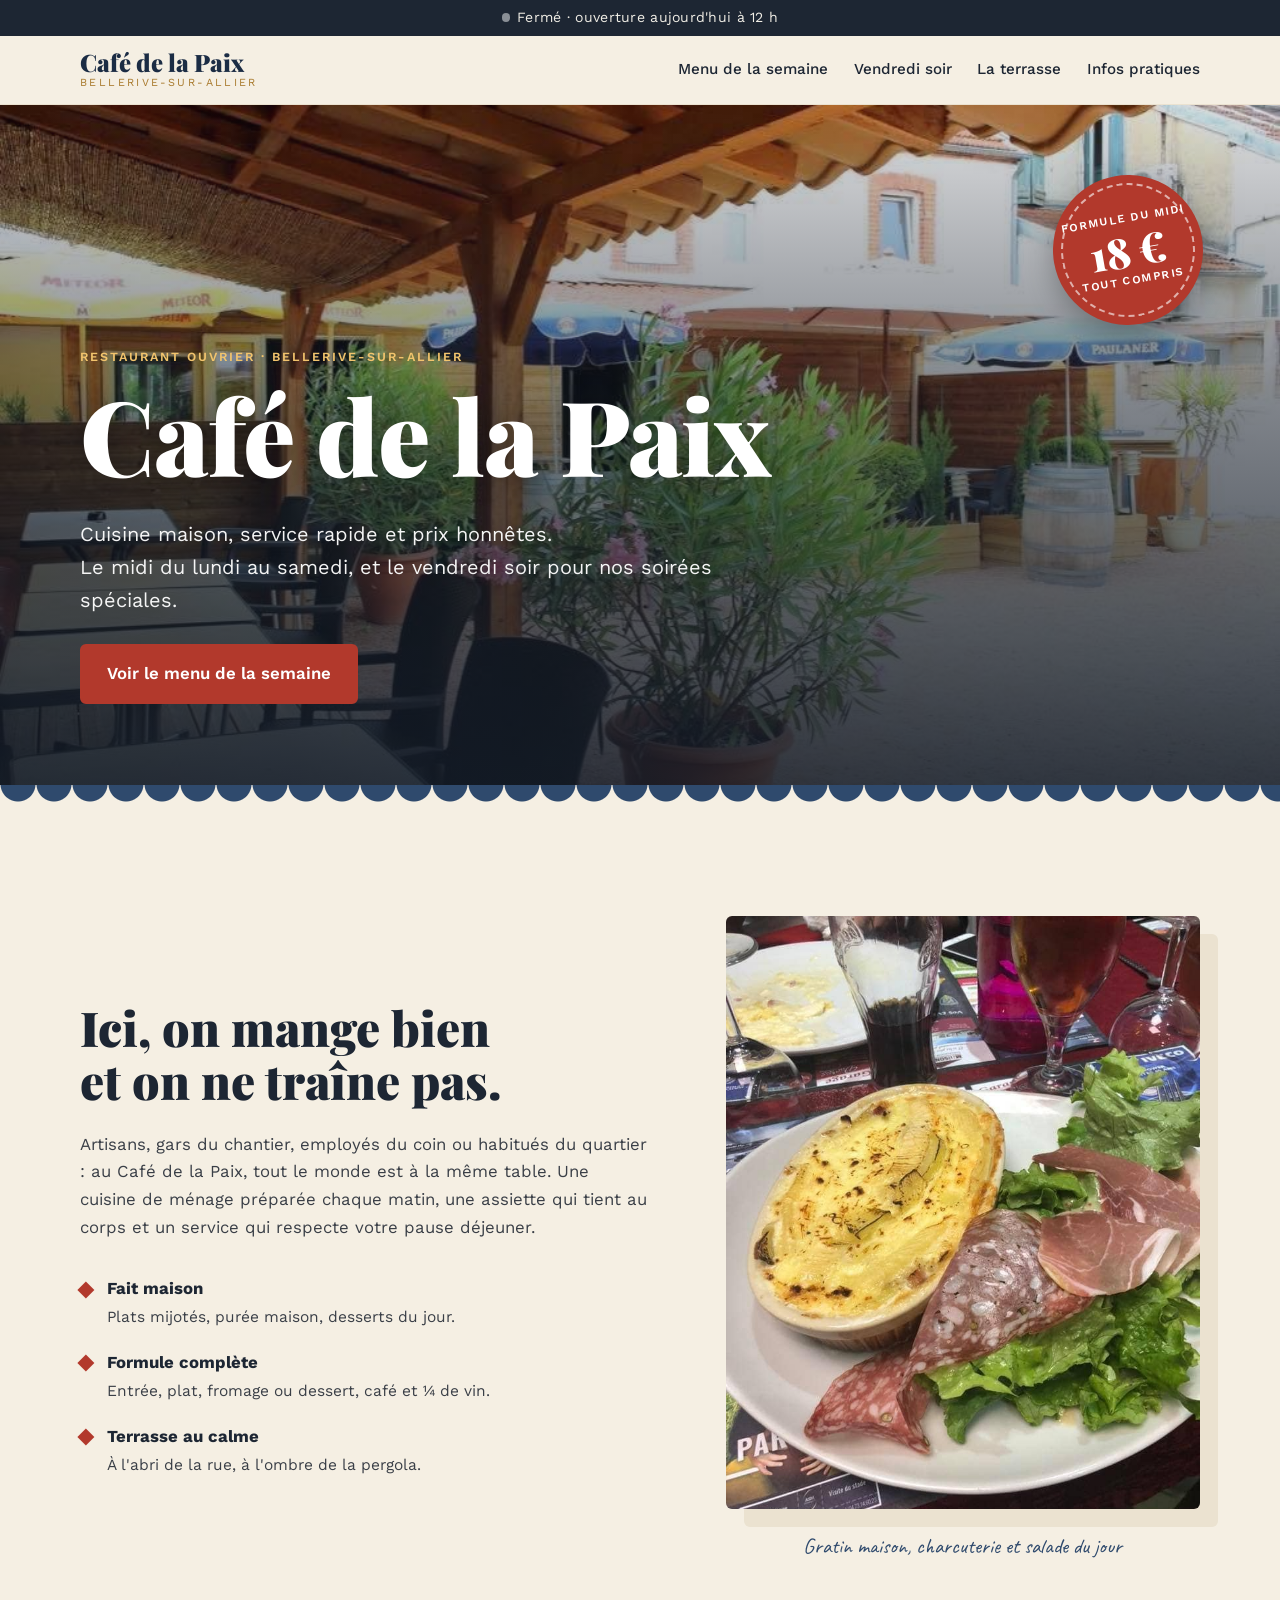
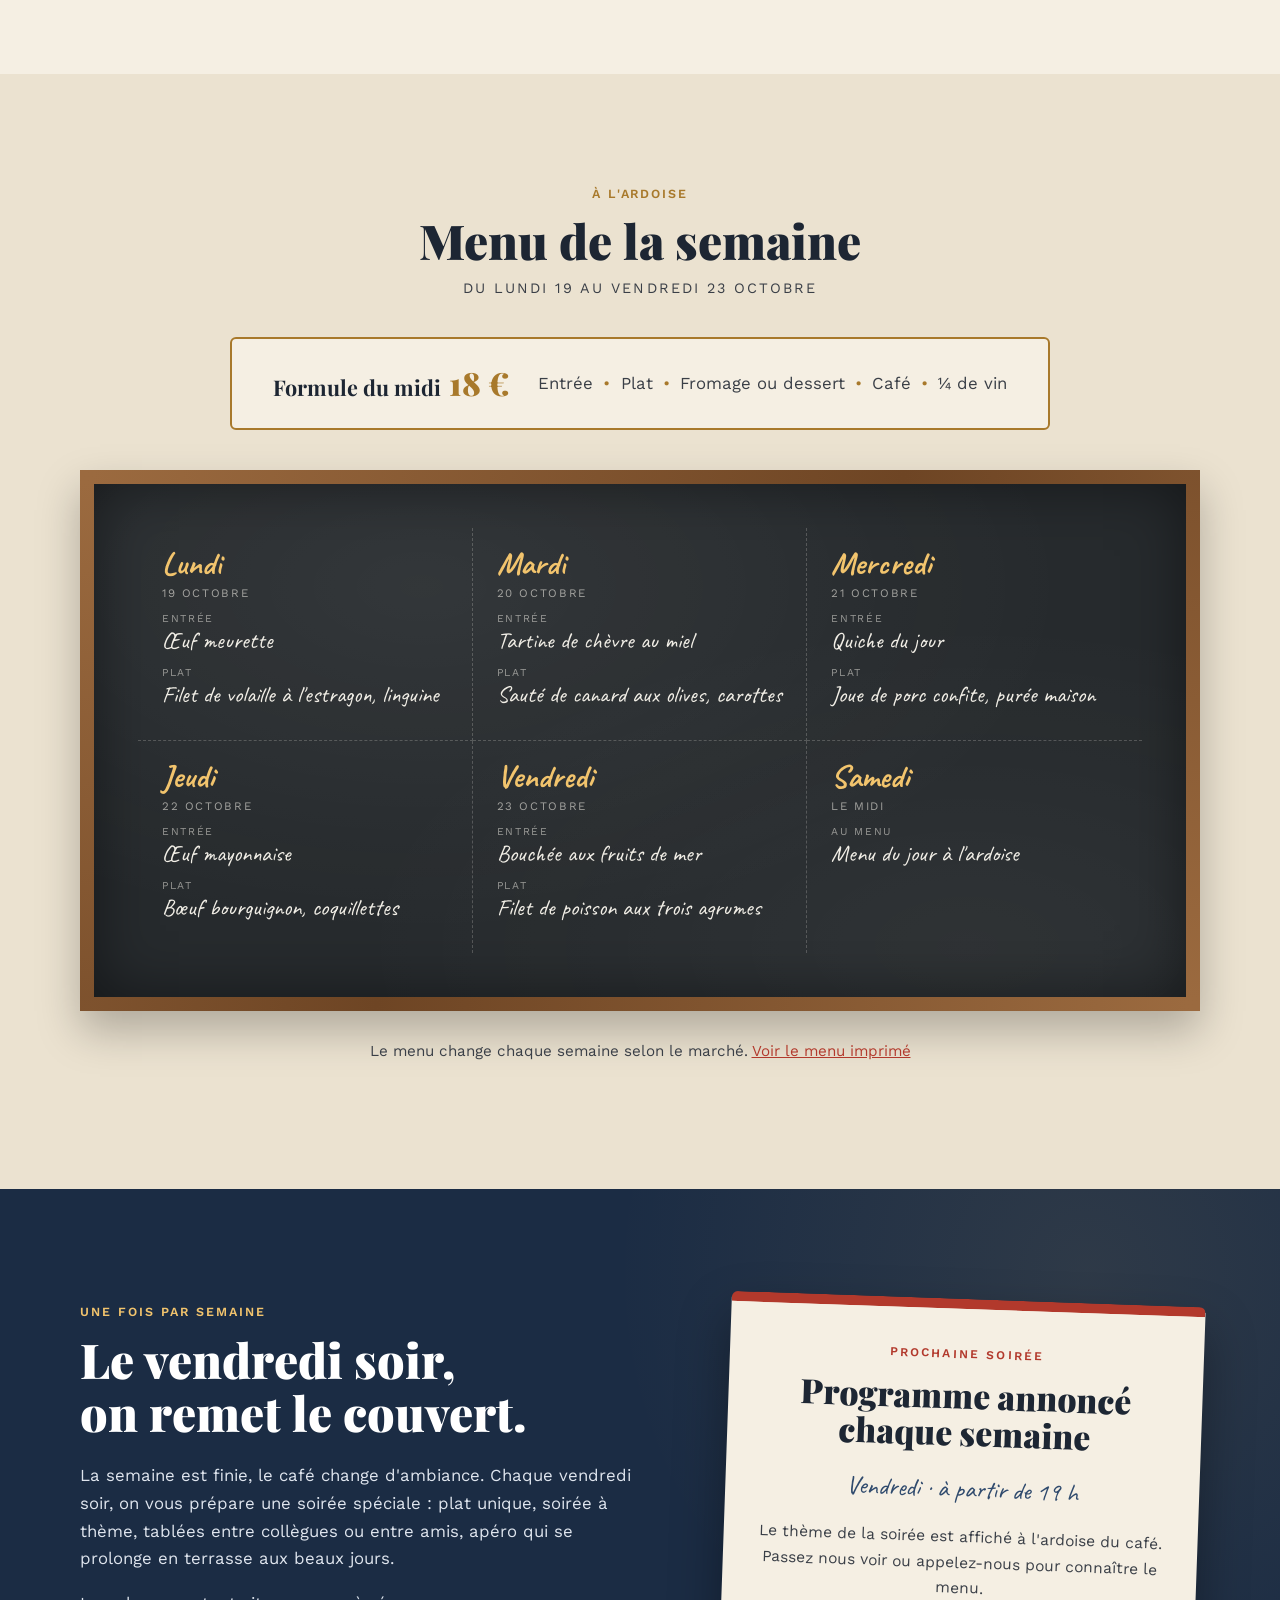
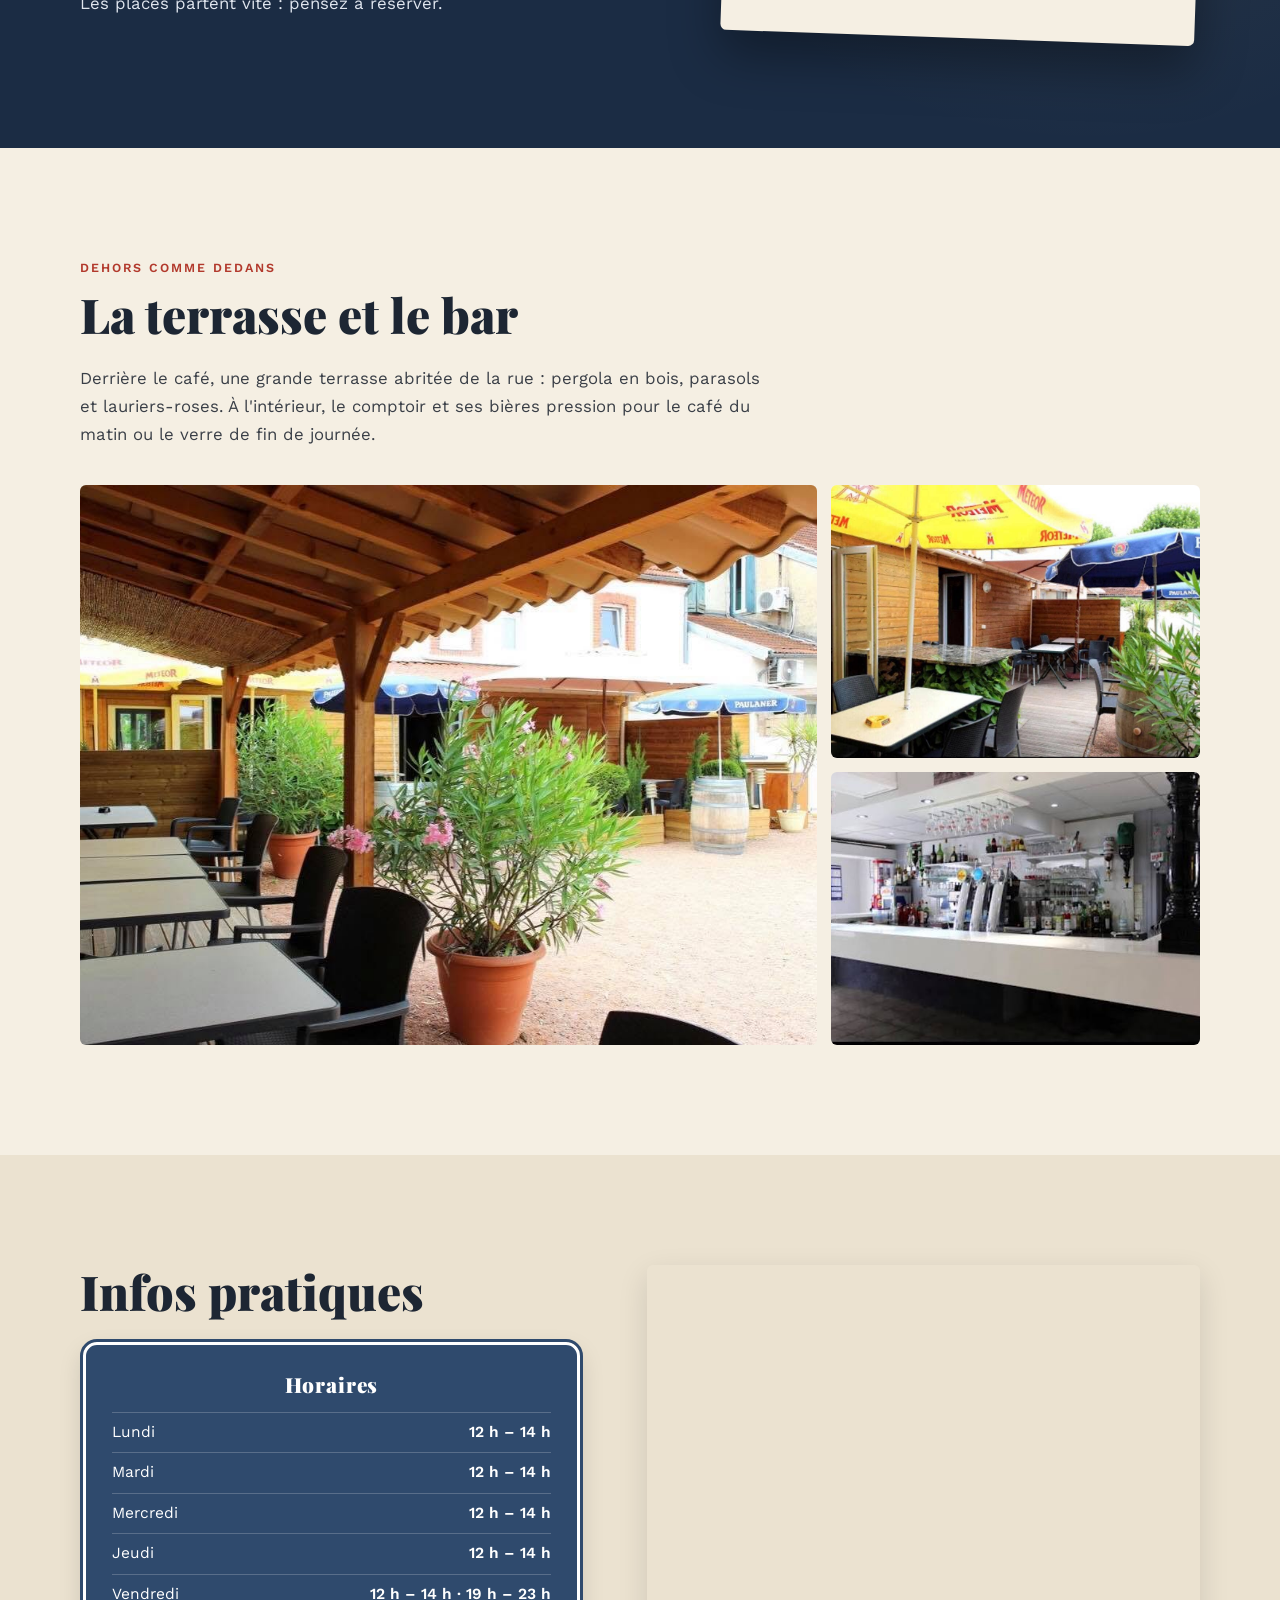
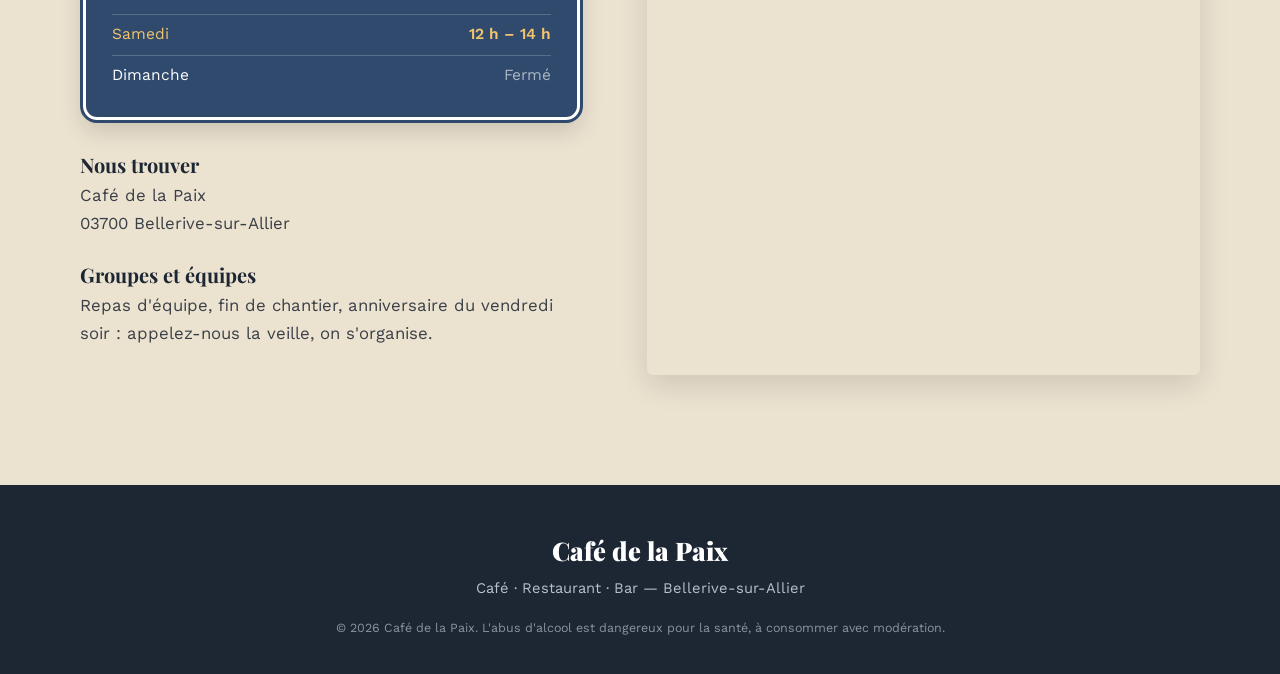
<file: site/index.html>
<!doctype html>
<html lang="fr">
<head>
  <meta charset="utf-8">
  <meta name="viewport" content="width=device-width, initial-scale=1">
  <title>Café de la Paix — Restaurant ouvrier à Bellerive-sur-Allier</title>
  <meta name="description" content="Café de la Paix, restaurant ouvrier à Bellerive-sur-Allier. Cuisine maison, formule du midi à 18 € du lundi au samedi, soirées spéciales le vendredi soir, terrasse.">
  <link rel="preconnect" href="https://fonts.googleapis.com">
  <link rel="preconnect" href="https://fonts.gstatic.com" crossorigin>
  <link href="https://fonts.googleapis.com/css2?family=Caveat:wght@500;700&family=Playfair+Display:wght@700;900&family=Work+Sans:wght@400;500;600&display=swap" rel="stylesheet">
  <link rel="stylesheet" href="style.css">
</head>
<body>

  <div class="bandeau-statut" id="statut" aria-live="polite">&nbsp;</div>

  <header class="entete" id="haut">
    <div class="conteneur entete__inner">
      <a href="#haut" class="logo">
        <span class="logo__nom">Café de la Paix</span>
        <span class="logo__lieu">Bellerive-sur-Allier</span>
      </a>
      <button class="burger" id="burger" aria-expanded="false" aria-controls="nav" aria-label="Ouvrir le menu">
        <span></span><span></span><span></span>
      </button>
      <nav class="nav" id="nav">
        <a href="#menu">Menu de la semaine</a>
        <a href="#vendredi">Vendredi soir</a>
        <a href="#terrasse">La terrasse</a>
        <a href="#infos">Infos pratiques</a>
        <a href="#" class="btn btn--petit js-tel" hidden>Appeler</a>
      </nav>
    </div>
  </header>

  <main>
    <!-- ACCUEIL -->
    <section class="hero">
      <img class="hero__img" src="images/terrasse-pergola.jpg" alt="La terrasse ombragée du Café de la Paix, sous la pergola en bois">
      <div class="hero__voile"></div>
      <div class="conteneur hero__contenu">
        <p class="surtitre">Restaurant ouvrier · Bellerive-sur-Allier</p>
        <h1>Café de la Paix</h1>
        <p class="hero__texte">Cuisine maison, service rapide et prix honnêtes.<br>
          Le midi du lundi au samedi, et le vendredi soir pour nos soirées spéciales.</p>
        <div class="hero__actions">
          <a href="#menu" class="btn">Voir le menu de la semaine</a>
          <a href="#" class="btn btn--clair js-tel" hidden>Réserver par téléphone</a>
        </div>
      </div>
      <div class="tampon" aria-label="Formule du midi à 18 euros">
        <span class="tampon__haut">Formule du midi</span>
        <span class="tampon__prix js-prix">18 €</span>
        <span class="tampon__bas">tout compris</span>
      </div>
    </section>

    <div class="store" aria-hidden="true"></div>

    <!-- LA MAISON -->
    <section class="maison conteneur">
      <div class="maison__texte">
        <h2>Ici, on mange bien<br>et on ne traîne pas.</h2>
        <p>Artisans, gars du chantier, employés du coin ou habitués du quartier : au Café de la Paix, tout le monde est à la même table. Une cuisine de ménage préparée chaque matin, une assiette qui tient au corps et un service qui respecte votre pause déjeuner.</p>
        <ul class="atouts">
          <li><strong>Fait maison</strong><span>Plats mijotés, purée maison, desserts du jour.</span></li>
          <li><strong>Formule complète</strong><span>Entrée, plat, fromage ou dessert, café et ¼ de vin.</span></li>
          <li><strong>Terrasse au calme</strong><span>À l'abri de la rue, à l'ombre de la pergola.</span></li>
        </ul>
      </div>
      <figure class="maison__photo">
        <img src="images/plat.jpg" alt="Assiette maison : gratin de pommes de terre, jambon cru, rosette et salade verte" loading="lazy">
        <figcaption>Gratin maison, charcuterie et salade du jour</figcaption>
      </figure>
    </section>

    <!-- MENU DE LA SEMAINE -->
    <section class="menu" id="menu">
      <div class="conteneur">
        <div class="menu__tete">
          <p class="surtitre surtitre--or">À l'ardoise</p>
          <h2>Menu de la semaine</h2>
          <p class="menu__periode" id="periode"></p>
        </div>

        <div class="formule">
          <div class="formule__prix"><span>Formule du midi</span><strong class="js-prix">18 €</strong></div>
          <ul class="formule__contenu" id="formule"></ul>
        </div>

        <div class="ardoise">
          <div class="ardoise__grille" id="jours"></div>
        </div>

        <p class="menu__note">Le menu change chaque semaine selon le marché.
          <a href="images/menu-semaine.jpg" target="_blank" rel="noopener">Voir le menu imprimé</a></p>
      </div>
    </section>

    <!-- VENDREDI SOIR -->
    <section class="vendredi" id="vendredi">
      <div class="conteneur vendredi__inner">
        <div class="vendredi__texte">
          <p class="surtitre surtitre--clair">Une fois par semaine</p>
          <h2>Le vendredi soir,<br>on remet le couvert.</h2>
          <p>La semaine est finie, le café change d'ambiance. Chaque vendredi soir, on vous prépare une soirée spéciale : plat unique, soirée à thème, tablées entre collègues ou entre amis, apéro qui se prolonge en terrasse aux beaux jours.</p>
          <p>Les places partent vite : pensez à réserver.</p>
          <a href="#" class="btn btn--clair js-tel" hidden>Réserver ma table</a>
        </div>
        <div class="affiche" id="soiree">
          <p class="affiche__sur">Prochaine soirée</p>
          <h3 class="affiche__titre">Programme annoncé chaque semaine</h3>
          <p class="affiche__date">Vendredi · à partir de 19 h</p>
          <p class="affiche__desc">Le thème de la soirée est affiché à l'ardoise du café. Passez nous voir ou appelez-nous pour connaître le menu.</p>
        </div>
      </div>
    </section>

    <!-- TERRASSE & BAR -->
    <section class="terrasse conteneur" id="terrasse">
      <div class="terrasse__tete">
        <p class="surtitre">Dehors comme dedans</p>
        <h2>La terrasse et le bar</h2>
        <p>Derrière le café, une grande terrasse abritée de la rue : pergola en bois, parasols et lauriers-roses. À l'intérieur, le comptoir et ses bières pression pour le café du matin ou le verre de fin de journée.</p>
      </div>
      <div class="galerie">
        <figure class="galerie__grand">
          <img src="images/terrasse-pergola.jpg" alt="Tables sous la pergola et terrasse gravillonnée avec parasols" loading="lazy">
        </figure>
        <figure>
          <img src="images/terrasse-bar.jpg" alt="Terrasse en bois avec comptoir extérieur et parasols" loading="lazy">
        </figure>
        <figure>
          <img src="images/bar.jpg" alt="Le comptoir du bar et ses tireuses à bière" loading="lazy">
        </figure>
      </div>
    </section>

    <!-- INFOS PRATIQUES -->
    <section class="infos" id="infos">
      <div class="conteneur infos__inner">
        <div class="infos__bloc">
          <h2>Infos pratiques</h2>

          <div class="plaque">
            <p class="plaque__titre">Horaires</p>
            <table class="horaires" id="horaires"></table>
          </div>

          <div class="contact">
            <h3>Nous trouver</h3>
            <p id="adresse">Café de la Paix<br>03700 Bellerive-sur-Allier</p>
            <p class="js-tel-ligne" hidden><a href="#" class="lien-tel js-tel-texte"></a></p>
            <p class="js-facebook" hidden><a href="#" target="_blank" rel="noopener">Suivez-nous sur Facebook</a></p>
          </div>

          <div class="contact">
            <h3>Groupes et équipes</h3>
            <p>Repas d'équipe, fin de chantier, anniversaire du vendredi soir : appelez-nous la veille, on s'organise.</p>
          </div>
        </div>
        <div class="carte">
          <iframe id="carte" title="Plan d'accès au Café de la Paix" loading="lazy" referrerpolicy="no-referrer-when-downgrade"
            src="https://www.google.com/maps?q=Caf%C3%A9%20de%20la%20Paix%20Bellerive-sur-Allier&output=embed"></iframe>
        </div>
      </div>
    </section>
  </main>

  <footer class="pied">
    <div class="conteneur pied__inner">
      <p class="pied__nom">Café de la Paix</p>
      <p>Café · Restaurant · Bar — Bellerive-sur-Allier</p>
      <p class="pied__petit">© <span id="annee"></span> Café de la Paix. L'abus d'alcool est dangereux pour la santé, à consommer avec modération.</p>
    </div>
  </footer>

  <script src="donnees.js"></script>
  <script src="script.js"></script>
</body>
</html>
</file>
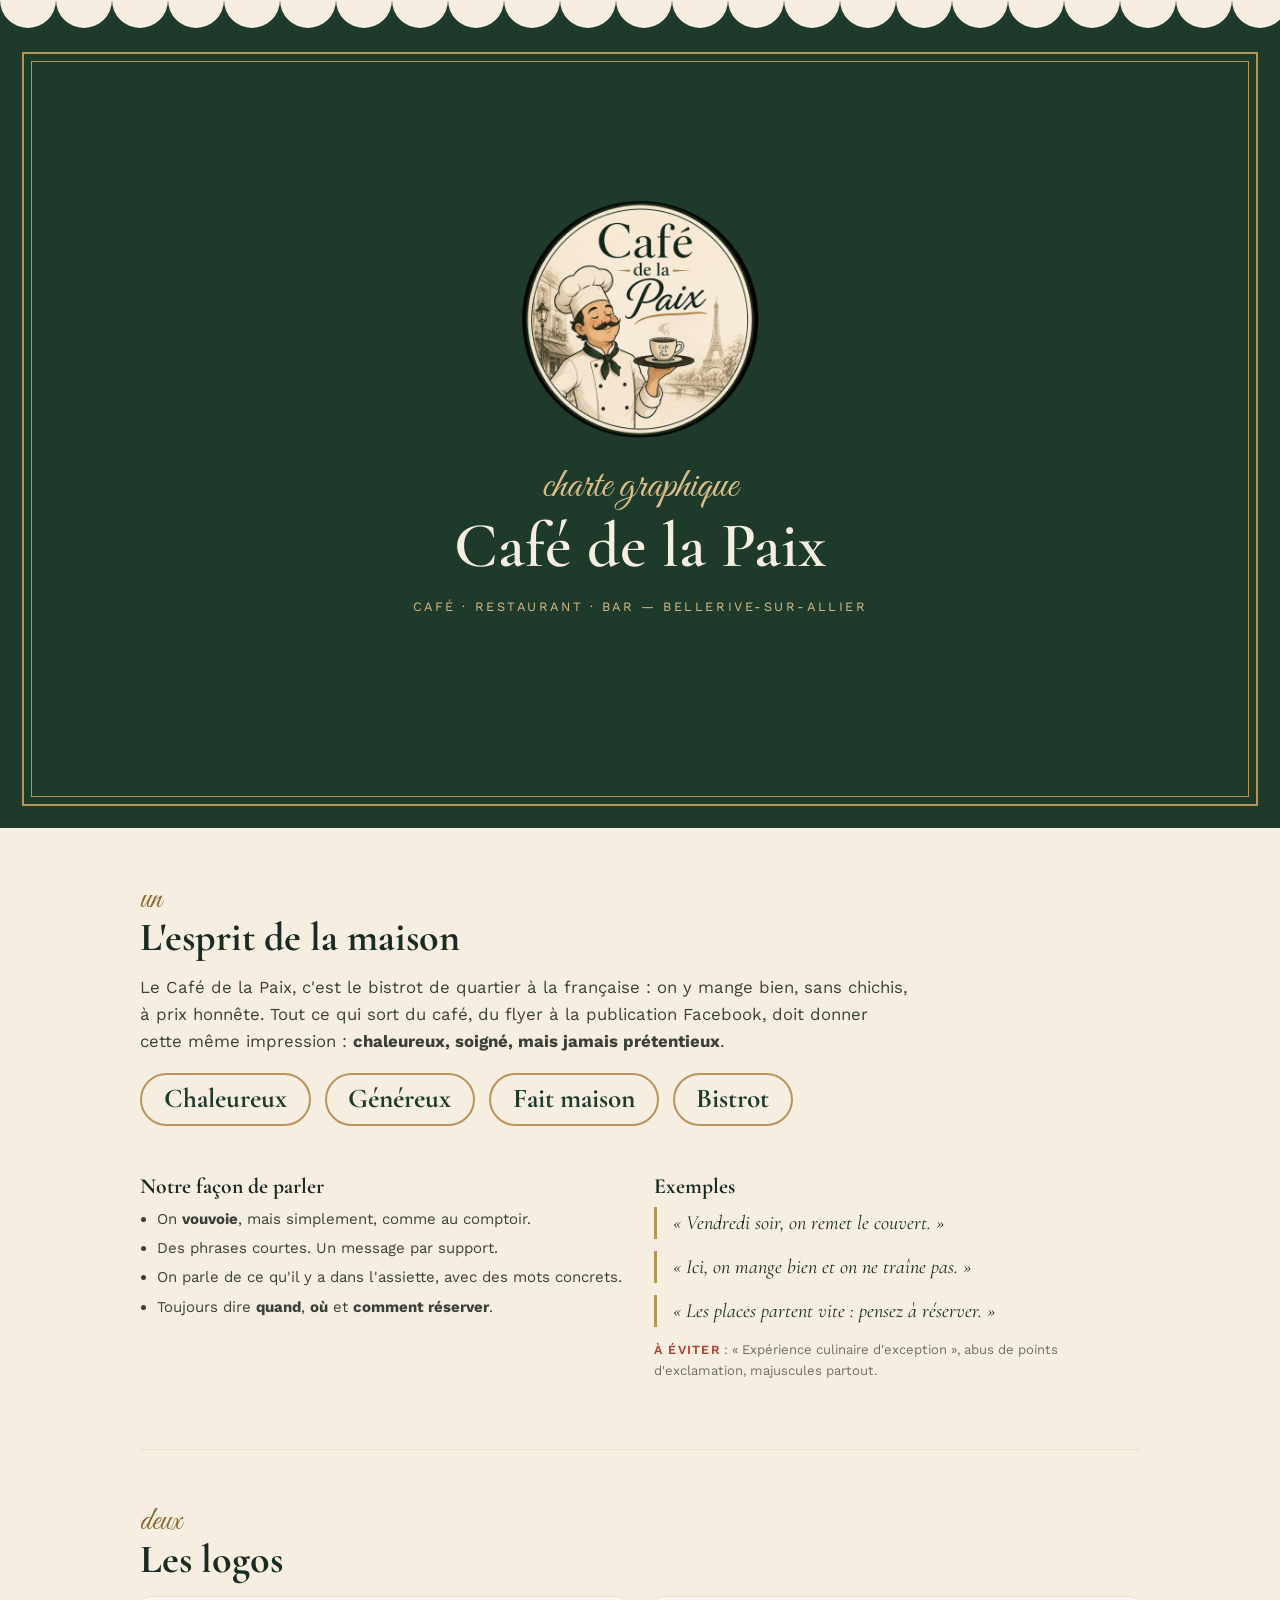
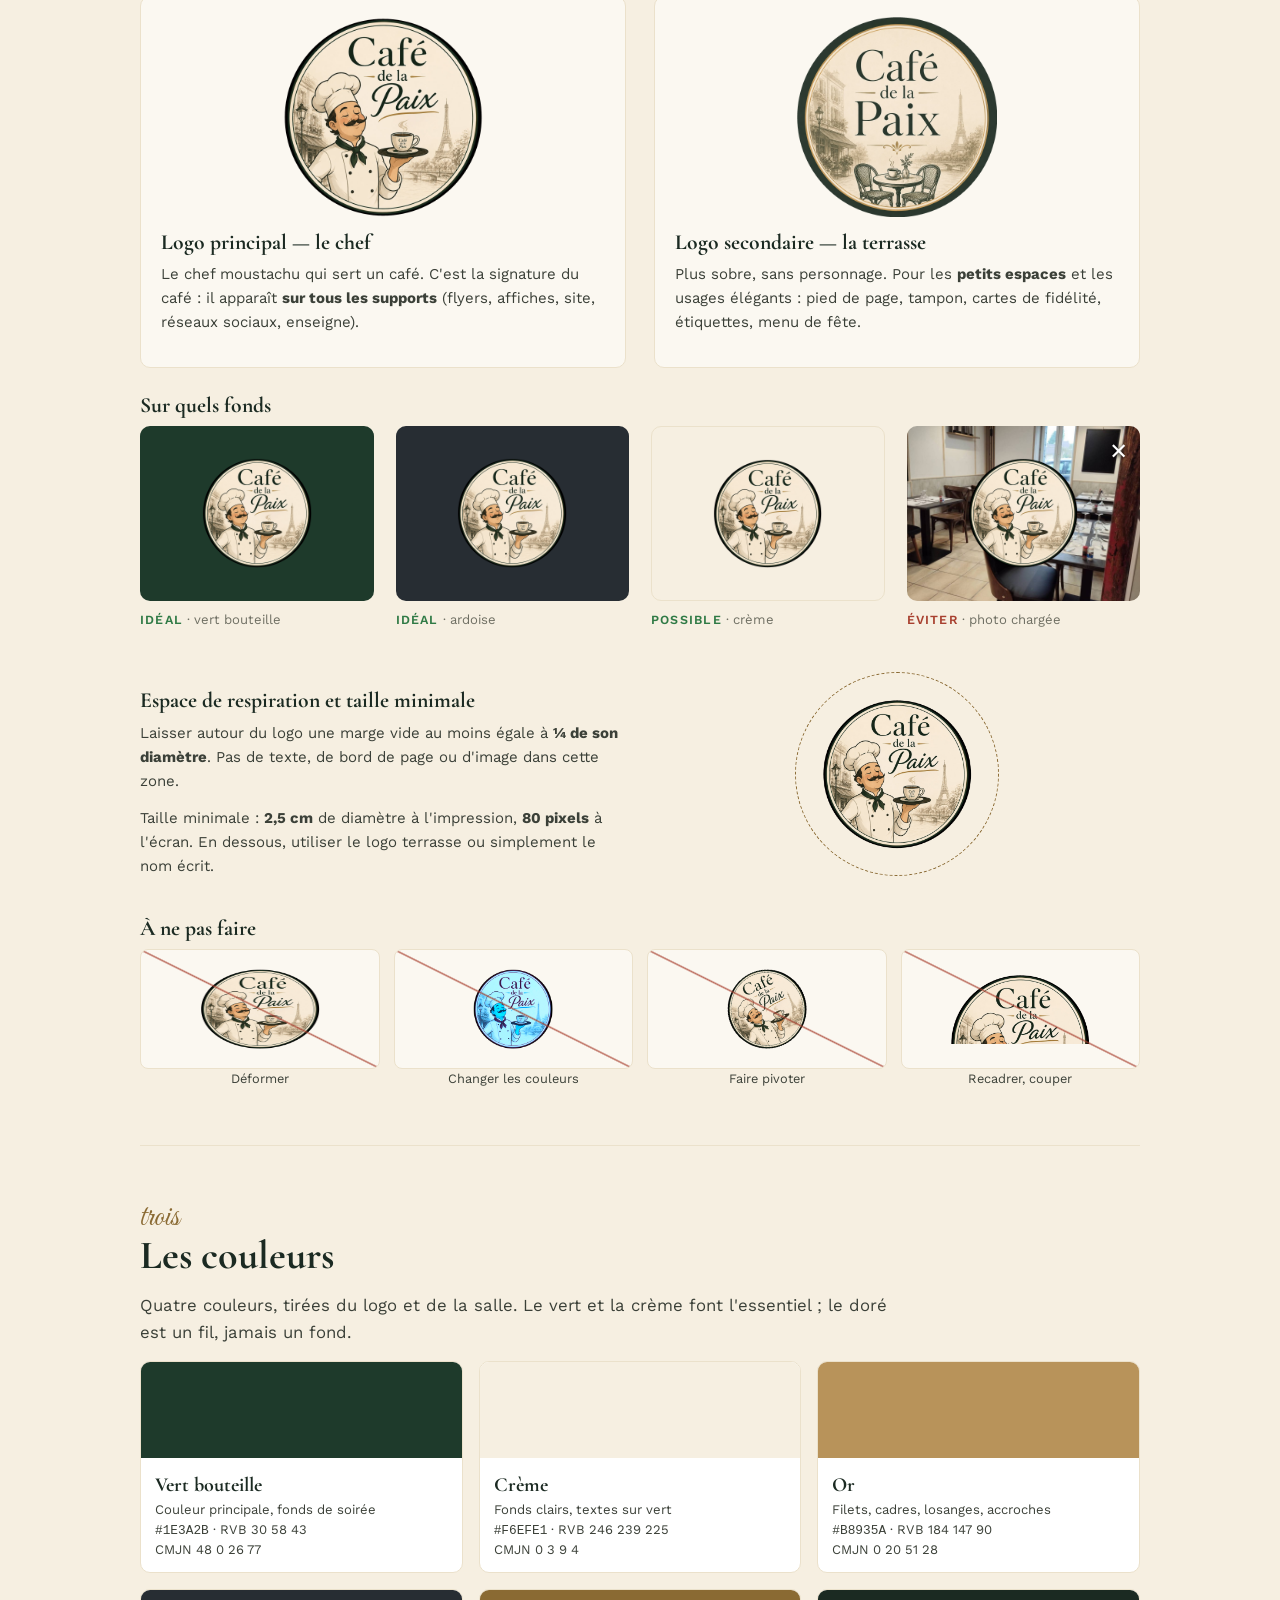
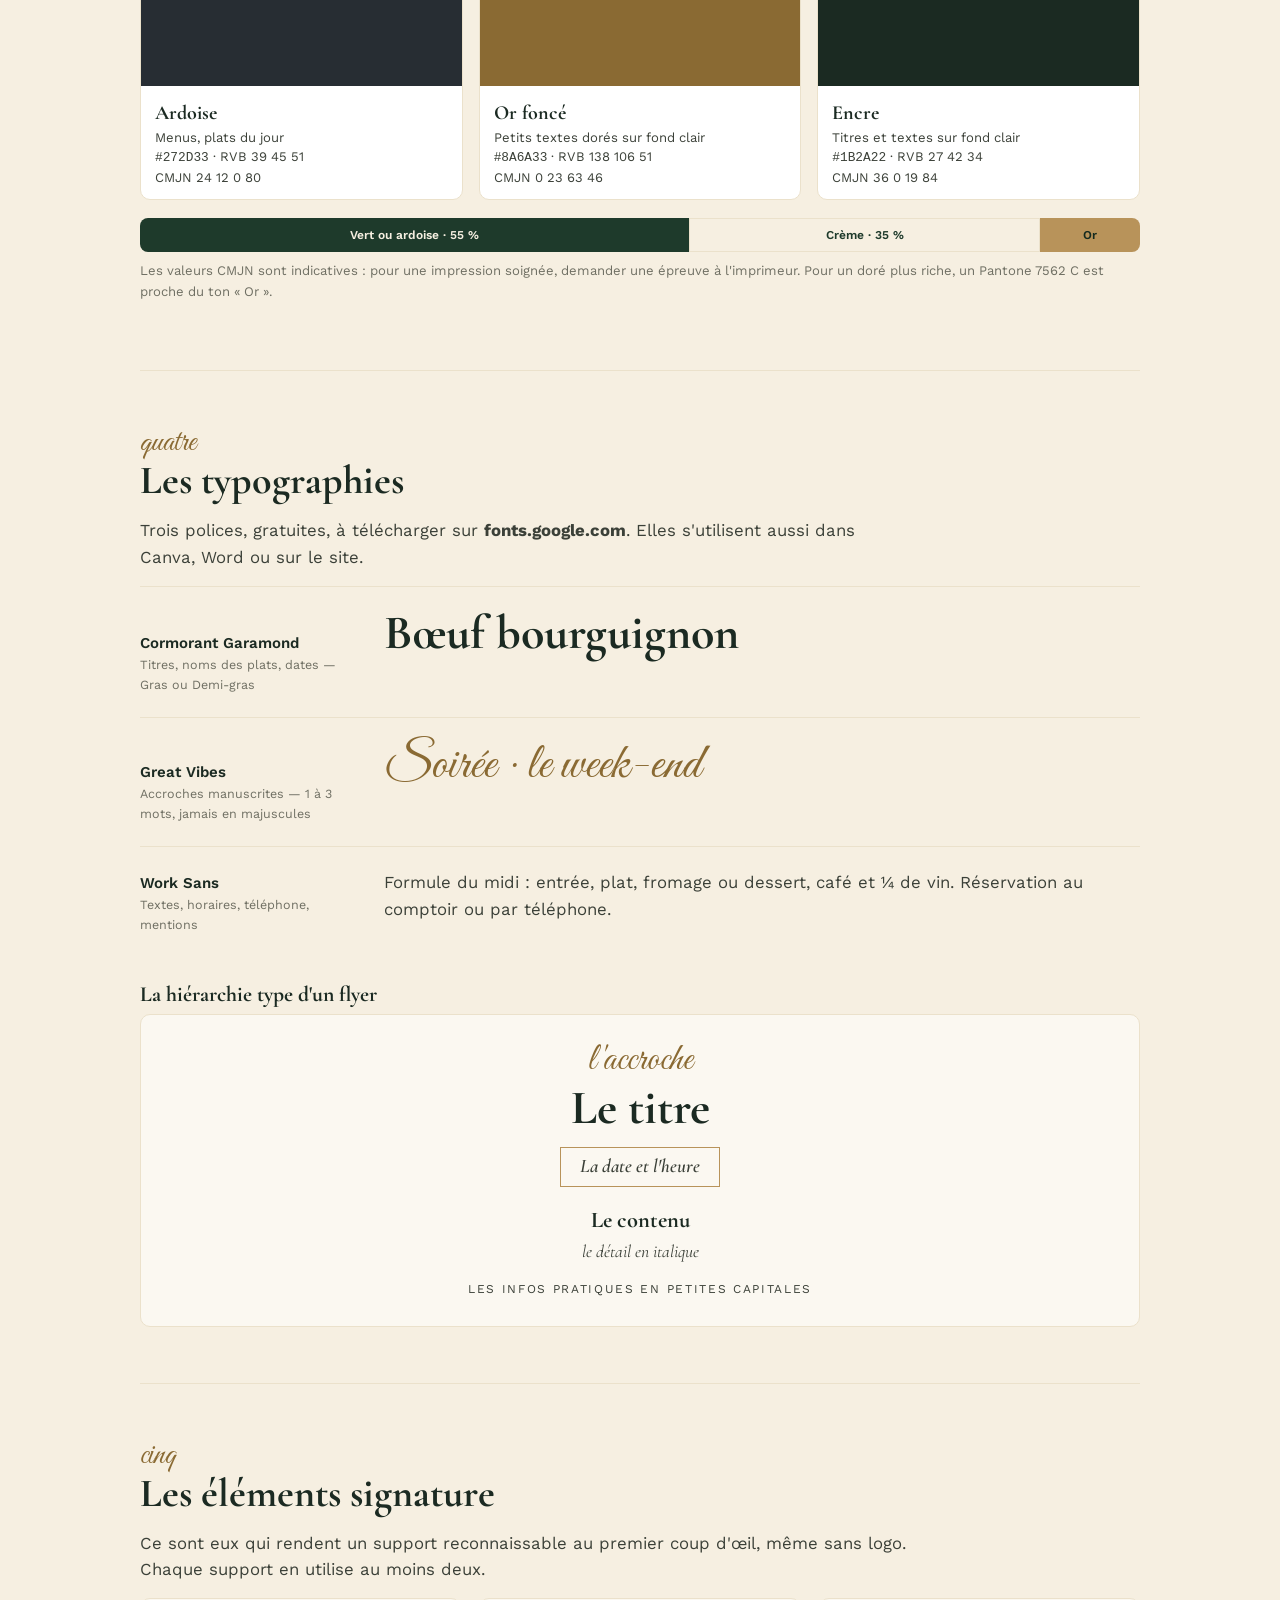
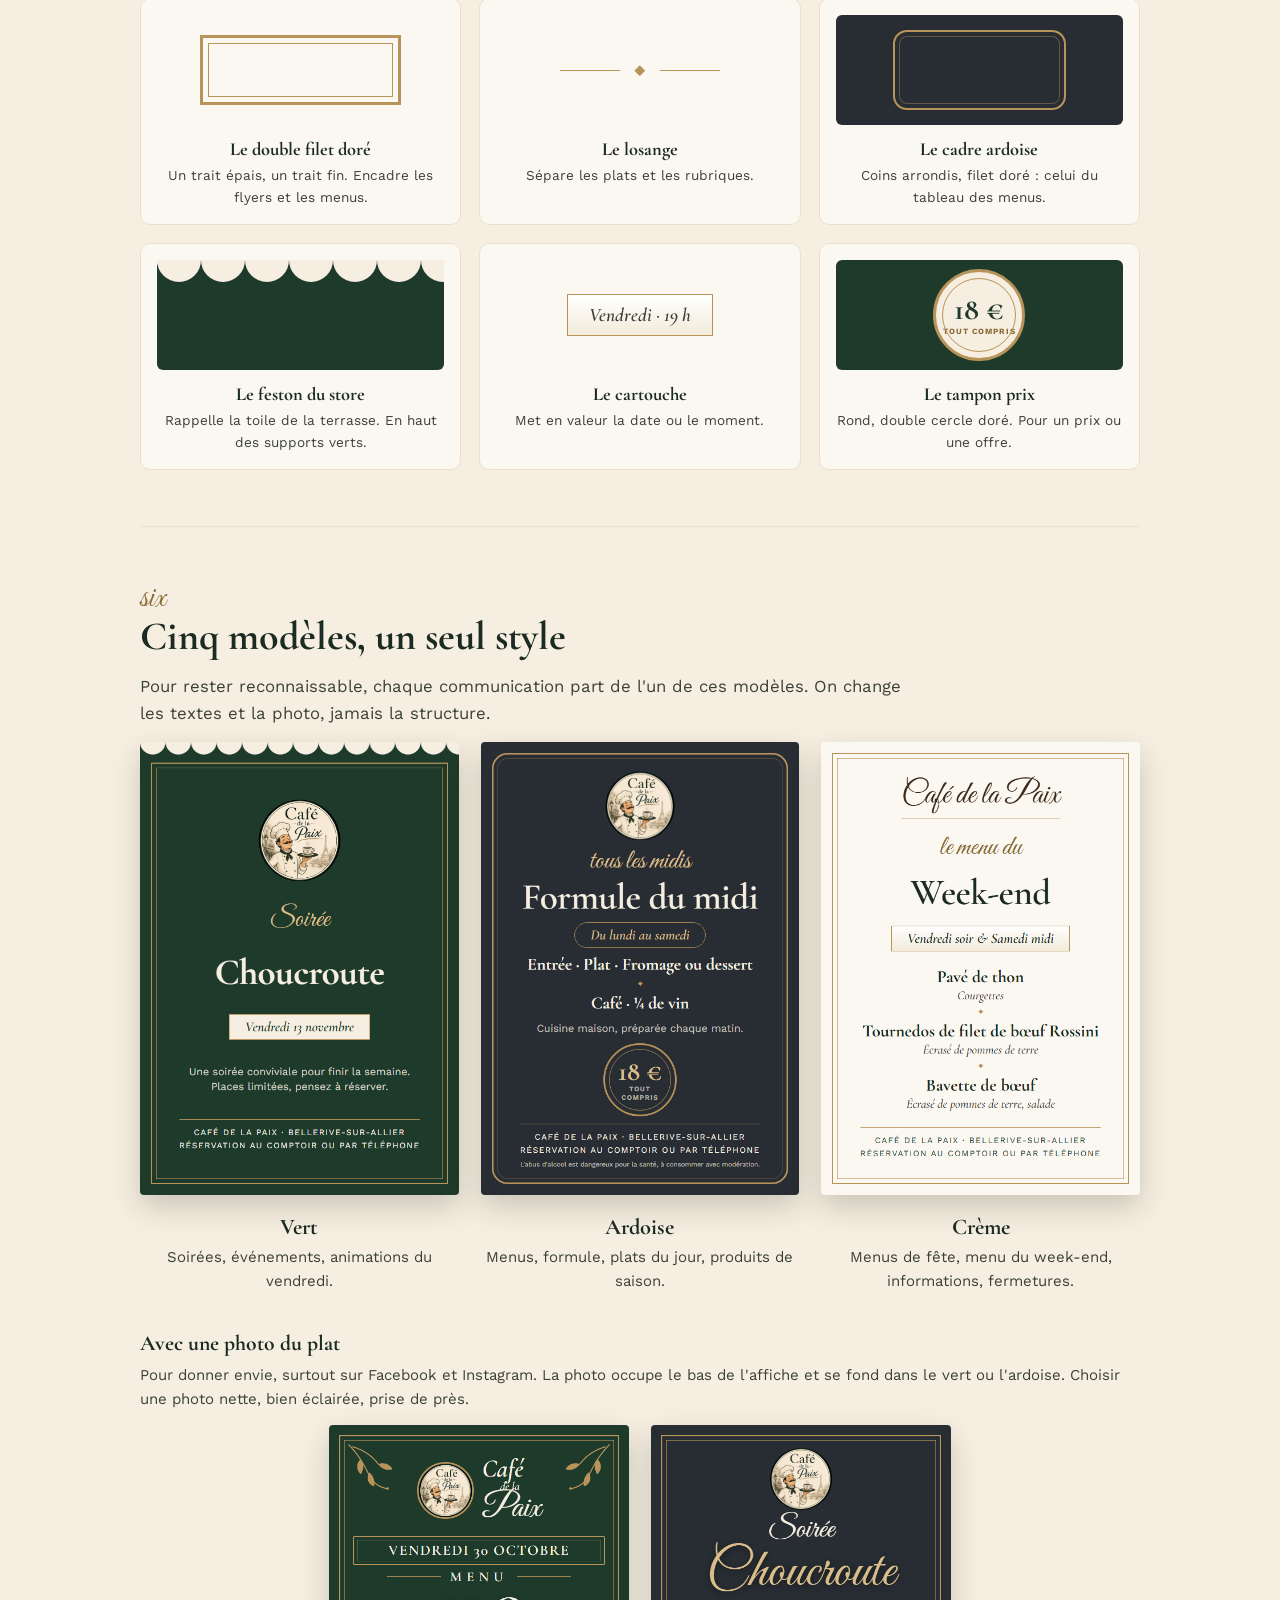
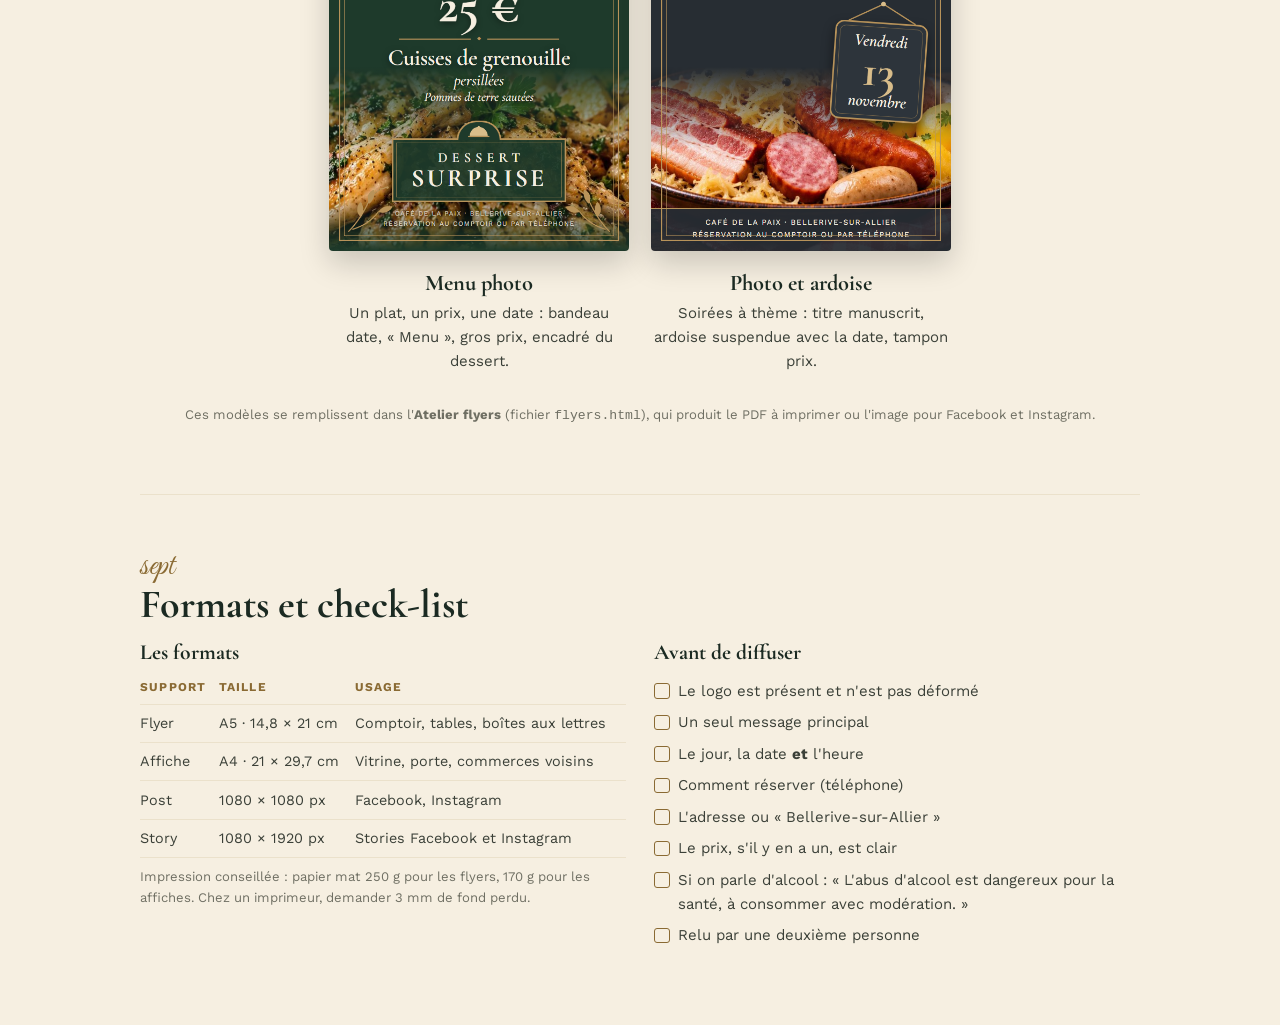
<file: communication/charte-graphique.html>
<!doctype html>
<html lang="fr">
<head>
  <meta charset="utf-8">
  <meta name="viewport" content="width=device-width, initial-scale=1">
  <title>Charte graphique — Café de la Paix</title>
  <link rel="icon" type="image/png" href="../docs/favicon.png">
  <link rel="preconnect" href="https://fonts.googleapis.com">
  <link rel="preconnect" href="https://fonts.gstatic.com" crossorigin>
  <link href="https://fonts.googleapis.com/css2?family=Cormorant+Garamond:ital,wght@0,500;0,600;0,700;1,500;1,600&family=Great+Vibes&family=Work+Sans:wght@400;500;600&display=swap" rel="stylesheet">
  <style>
    @page { size: A4; margin: 14mm 14mm 16mm; }
    :root {
      --vert: #1e3a2b; --vert-nuit: #142a1f;
      --creme: #f6efe1; --creme-fonce: #ebe1cb; --blanc-casse: #fbf8f1;
      --or: #b8935a; --or-fonce: #8a6a33; --or-clair: #d9bd8a;
      --ardoise: #272d33; --encre: #1b2a22; --texte: #3b4038;
      --titre: "Cormorant Garamond", Garamond, Georgia, serif;
      --corps: "Work Sans", system-ui, sans-serif;
      --script: "Great Vibes", "Brush Script MT", cursive;
    }
    * { box-sizing: border-box; }
    body { margin: 0; background: var(--creme); color: var(--texte); font: 400 15px/1.6 var(--corps); -webkit-print-color-adjust: exact; print-color-adjust: exact; }
    img { display: block; max-width: 100%; }
    h1, h2, h3 { font-family: var(--titre); color: var(--encre); line-height: 1.05; margin: 0 0 .4em; }
    h2 { font-size: 2.5rem; font-weight: 700; }
    h3 { font-size: 1.35rem; font-weight: 700; margin-top: 1.2em; }
    p { margin: 0 0 .9em; }
    .page { width: min(1000px, 100% - 32px); margin: 0 auto; padding: 56px 0; border-bottom: 1px solid var(--creme-fonce); }
    .num { font-family: var(--script); color: var(--or-fonce); font-size: 2rem; line-height: 1; margin: 0; }
    .intro { font-size: 1.05rem; max-width: 46em; }
    .grille-2 { display: grid; grid-template-columns: 1fr 1fr; gap: 28px; }
    .grille-3 { display: grid; grid-template-columns: repeat(3, 1fr); gap: 22px; }
    .carte { background: var(--blanc-casse); border: 1px solid var(--creme-fonce); border-radius: 10px; padding: 20px; }
    .legende { font-size: .82rem; color: #6f6f63; margin-top: .6em; }
    .ok, .non { font-weight: 600; font-size: .78rem; letter-spacing: .1em; text-transform: uppercase; }
    .ok { color: #2f7a45; } .non { color: #a8402f; }
    ul.regles { padding-left: 1.1em; margin: 0; } ul.regles li { margin-bottom: .35em; }

    /* Couverture */
    .couverture { min-height: 92vh; display: flex; flex-direction: column; align-items: center; justify-content: center; text-align: center; background: var(--vert); color: var(--creme); position: relative; padding: 60px 20px; }
    .couverture::before {
      content: ""; position: absolute; top: 0; left: 0; right: 0; height: 28px;
      background: url("data:image/svg+xml,%3Csvg xmlns='http://www.w3.org/2000/svg' width='40' height='20'%3E%3Ccircle cx='20' cy='0' r='20' fill='%23f6efe1'/%3E%3C/svg%3E") 0 0 / 56px 28px repeat-x;
    }
    .couverture::after { content: ""; position: absolute; inset: 52px 22px 22px; border: 2px solid var(--or); outline: 1px solid var(--or); outline-offset: -10px; pointer-events: none; }
    .couverture img { width: 240px; margin-bottom: 28px; }
    .couverture h1 { color: var(--creme); font-size: 4rem; font-weight: 600; margin: 0; }
    .couverture .script { font-family: var(--script); color: var(--or-clair); font-size: 2.6rem; line-height: 1; margin: 0 0 .1em; }
    .couverture .sous { letter-spacing: .2em; text-transform: uppercase; font-size: .8rem; color: var(--or-clair); margin-top: 1.4em; }

    /* Esprit */
    .mots { display: flex; flex-wrap: wrap; gap: 14px; margin: 1.2em 0 1.6em; }
    .mots span { font-family: var(--titre); font-size: 1.7rem; font-weight: 700; color: var(--vert); padding: .1em .8em; border: 2px solid var(--or); border-radius: 99px; }
    .phrase { font-family: var(--titre); font-style: italic; font-size: 1.25rem; color: var(--encre); border-left: 3px solid var(--or); padding-left: .8em; margin-bottom: .6em; }

    /* Logos */
    .logo-fond { border-radius: 10px; display: flex; align-items: center; justify-content: center; padding: 28px; aspect-ratio: 4 / 3; }
    .logo-fond img { width: 62%; }
    .fond-creme { background: var(--creme); border: 1px solid var(--creme-fonce); }
    .fond-vert { background: var(--vert); }
    .fond-ardoise { background: var(--ardoise); }
    .fond-photo { background: url("../docs/images/salle.jpg") center / cover; position: relative; }
    .fond-photo::after { content: "✕"; position: absolute; top: 8px; right: 12px; color: #fff; font-size: 1.4rem; text-shadow: 0 1px 4px #000; }
    .protection { position: relative; display: inline-block; padding: 26px; border: 1px dashed var(--or-fonce); border-radius: 50%; }
    .protection img { width: 150px; }
    .interdits { display: grid; grid-template-columns: repeat(4, 1fr); gap: 14px; }
    .interdits figure { margin: 0; text-align: center; font-size: .8rem; }
    .interdits .boite { background: var(--blanc-casse); border: 1px solid var(--creme-fonce); border-radius: 8px; height: 120px; display: flex; align-items: center; justify-content: center; overflow: hidden; position: relative; }
    .interdits .boite::after { content: ""; position: absolute; inset: 0; background: linear-gradient(to top right, transparent calc(50% - 1.5px), rgba(168,64,47,.75) 50%, transparent calc(50% + 1.5px)); }
    .interdits img { width: 80px; }

    /* Couleurs */
    .nuancier { display: grid; grid-template-columns: repeat(3, 1fr); gap: 16px; }
    .nuance { border-radius: 10px; overflow: hidden; border: 1px solid var(--creme-fonce); background: #fff; }
    .nuance__pastille { height: 96px; }
    .nuance__infos { padding: 12px 14px; font-size: .82rem; line-height: 1.5; }
    .nuance__infos b { display: block; font-family: var(--titre); font-size: 1.25rem; color: var(--encre); }
    .nuance__infos code { font-family: ui-monospace, Consolas, monospace; font-size: .8rem; }
    .proportions { display: flex; height: 34px; border-radius: 8px; overflow: hidden; margin: 18px 0 6px; }
    .proportions span { display: flex; align-items: center; justify-content: center; font-size: .75rem; font-weight: 600; }

    /* Typos */
    .typo { padding: 22px 0; border-top: 1px solid var(--creme-fonce); display: grid; grid-template-columns: 220px 1fr; gap: 24px; align-items: baseline; }
    .typo__nom { font-weight: 600; color: var(--encre); }
    .typo__nom small { display: block; font-weight: 400; color: #6f6f63; }
    .ex-titre { font-family: var(--titre); font-weight: 700; font-size: 3rem; color: var(--encre); line-height: 1; }
    .ex-script { font-family: var(--script); font-size: 3.2rem; color: var(--or-fonce); line-height: 1; }
    .ex-corps { font-size: 1.05rem; }
    .hierarchie { background: var(--blanc-casse); border: 1px solid var(--creme-fonce); border-radius: 10px; padding: 26px; text-align: center; }

    /* Éléments signature */
    .elements { display: grid; grid-template-columns: repeat(3, 1fr); gap: 18px; }
    .element { background: var(--blanc-casse); border: 1px solid var(--creme-fonce); border-radius: 10px; padding: 16px; text-align: center; font-size: .85rem; }
    .element__visuel { height: 110px; display: flex; align-items: center; justify-content: center; margin-bottom: 10px; border-radius: 6px; }
    .element b { display: block; font-family: var(--titre); font-size: 1.15rem; color: var(--encre); }
    .v-filet { width: 70%; height: 70px; border: 3px solid var(--or); outline: 1px solid var(--or); outline-offset: -9px; }
    .v-losange { gap: 14px; color: var(--or); font-size: 1rem; }
    .v-losange i { width: 60px; height: 1px; background: var(--or); }
    .v-cadre { background: var(--ardoise); }
    .v-cadre div { width: 60%; height: 80px; border: 2px solid var(--or); border-radius: 14px; box-shadow: inset 0 0 0 4px var(--ardoise), inset 0 0 0 5px rgba(184,147,90,.4); }
    .v-feston { background: var(--vert); align-items: flex-start; position: relative; }
    .v-feston::before { content: ""; position: absolute; top: 0; left: 0; right: 0; height: 22px; background: url("data:image/svg+xml,%3Csvg xmlns='http://www.w3.org/2000/svg' width='40' height='20'%3E%3Ccircle cx='20' cy='0' r='20' fill='%23f6efe1'/%3E%3C/svg%3E") 0 0 / 44px 22px repeat-x; }
    .v-cartouche span { font-family: var(--titre); font-style: italic; font-weight: 600; font-size: 1.2rem; border: 1px solid var(--or); background: linear-gradient(#fff, #f3ebdb); padding: .25em 1.1em; }
    .v-tampon { background: var(--vert); }
    .v-tampon div { width: 92px; height: 92px; border-radius: 50%; background: var(--creme); border: 3px solid var(--or); display: flex; flex-direction: column; align-items: center; justify-content: center; color: var(--vert); font-family: var(--titre); font-weight: 700; font-size: 1.9rem; line-height: 1; position: relative; }
    .v-tampon div::after { content: ""; position: absolute; inset: 6px; border-radius: 50%; border: 1px solid var(--or); }
    .v-tampon small { font-family: var(--corps); font-size: .5rem; letter-spacing: .12em; text-transform: uppercase; color: var(--or-fonce); margin-top: 3px; }

    /* Modèles */
    .modele { text-align: center; }
    .modele img { border-radius: 4px; box-shadow: 0 12px 30px rgba(0,0,0,.18); margin-bottom: 14px; }
    .modele b { font-family: var(--titre); font-size: 1.4rem; color: var(--encre); display: block; }

    .formats td, .formats th { text-align: left; padding: .5em .8em .5em 0; border-bottom: 1px solid var(--creme-fonce); font-size: .9rem; vertical-align: top; }
    .formats { border-collapse: collapse; width: 100%; }
    .formats th { font-size: .75rem; letter-spacing: .1em; text-transform: uppercase; color: var(--or-fonce); }
    .liste-controle { columns: 2; gap: 28px; padding-left: 0; list-style: none; }
    .liste-controle li { break-inside: avoid; padding-left: 1.6em; position: relative; margin-bottom: .5em; }
    .liste-controle li::before { content: ""; position: absolute; left: 0; top: .3em; width: .9em; height: .9em; border: 1.5px solid var(--or-fonce); border-radius: 3px; }

    @media (max-width: 760px) {
      .grille-2, .grille-3, .nuancier, .elements, .interdits { grid-template-columns: 1fr 1fr; }
      .typo { grid-template-columns: 1fr; gap: 6px; }
      .liste-controle { columns: 1; }
      .couverture h1 { font-size: 2.8rem; }
    }
    @media print {
      body { background: var(--creme); font-size: 12.5px; }
      .page { width: auto; padding: 0; border: 0; break-before: page; }
      .couverture { min-height: 267mm; break-after: page; }
      .carte, .nuance, .element, .typo, .modele, figure, .hierarchie { break-inside: avoid; }
    }
  </style>
</head>
<body>

<section class="couverture">
  <img src="../docs/images/logo-chef.png" alt="Logo du Café de la Paix">
  <p class="script">charte graphique</p>
  <h1>Café de la Paix</h1>
  <p class="sous">Café · Restaurant · Bar — Bellerive-sur-Allier</p>
</section>

<!-- 1. L'ESPRIT -->
<section class="page">
  <p class="num">un</p>
  <h2>L'esprit de la maison</h2>
  <p class="intro">Le Café de la Paix, c'est le bistrot de quartier à la française : on y mange bien, sans chichis, à prix honnête. Tout ce qui sort du café, du flyer à la publication Facebook, doit donner cette même impression : <b>chaleureux, soigné, mais jamais prétentieux</b>.</p>
  <div class="mots"><span>Chaleureux</span><span>Généreux</span><span>Fait maison</span><span>Bistrot</span></div>

  <div class="grille-2">
    <div>
      <h3>Notre façon de parler</h3>
      <ul class="regles">
        <li>On <b>vouvoie</b>, mais simplement, comme au comptoir.</li>
        <li>Des phrases courtes. Un message par support.</li>
        <li>On parle de ce qu'il y a dans l'assiette, avec des mots concrets.</li>
        <li>Toujours dire <b>quand</b>, <b>où</b> et <b>comment réserver</b>.</li>
      </ul>
    </div>
    <div>
      <h3>Exemples</h3>
      <p class="phrase">« Vendredi soir, on remet le couvert. »</p>
      <p class="phrase">« Ici, on mange bien et on ne traîne pas. »</p>
      <p class="phrase">« Les places partent vite : pensez à réserver. »</p>
      <p class="legende"><span class="non">À éviter</span> : « Expérience culinaire d'exception », abus de points d'exclamation, majuscules partout.</p>
    </div>
  </div>
</section>

<!-- 2. LOGOS -->
<section class="page">
  <p class="num">deux</p>
  <h2>Les logos</h2>
  <div class="grille-2">
    <div class="carte">
      <img src="../docs/images/logo-chef.png" alt="Logo principal : le chef au plateau" style="width:200px;margin:0 auto 14px">
      <h3 style="margin-top:0">Logo principal — le chef</h3>
      <p>Le chef moustachu qui sert un café. C'est la signature du café : il apparaît <b>sur tous les supports</b> (flyers, affiches, site, réseaux sociaux, enseigne).</p>
    </div>
    <div class="carte">
      <img src="../docs/images/logo-terrasse.png" alt="Logo secondaire : la table de terrasse" style="width:200px;margin:0 auto 14px">
      <h3 style="margin-top:0">Logo secondaire — la terrasse</h3>
      <p>Plus sobre, sans personnage. Pour les <b>petits espaces</b> et les usages élégants : pied de page, tampon, cartes de fidélité, étiquettes, menu de fête.</p>
    </div>
  </div>

  <h3>Sur quels fonds</h3>
  <div class="grille-3" style="grid-template-columns:repeat(4,1fr)">
    <figure style="margin:0"><div class="logo-fond fond-vert"><img src="../docs/images/logo-chef.png" alt=""></div><p class="legende"><span class="ok">Idéal</span> · vert bouteille</p></figure>
    <figure style="margin:0"><div class="logo-fond fond-ardoise"><img src="../docs/images/logo-chef.png" alt=""></div><p class="legende"><span class="ok">Idéal</span> · ardoise</p></figure>
    <figure style="margin:0"><div class="logo-fond fond-creme"><img src="../docs/images/logo-chef.png" alt=""></div><p class="legende"><span class="ok">Possible</span> · crème</p></figure>
    <figure style="margin:0"><div class="logo-fond fond-photo"><img src="../docs/images/logo-chef.png" alt=""></div><p class="legende"><span class="non">Éviter</span> · photo chargée</p></figure>
  </div>

  <div class="grille-2" style="margin-top:22px; align-items:center">
    <div>
      <h3>Espace de respiration et taille minimale</h3>
      <p>Laisser autour du logo une marge vide au moins égale à <b>¼ de son diamètre</b>. Pas de texte, de bord de page ou d'image dans cette zone.</p>
      <p>Taille minimale : <b>2,5 cm</b> de diamètre à l'impression, <b>80 pixels</b> à l'écran. En dessous, utiliser le logo terrasse ou simplement le nom écrit.</p>
    </div>
    <div style="text-align:center"><div class="protection"><img src="../docs/images/logo-chef.png" alt="Zone de protection autour du logo"></div></div>
  </div>

  <h3>À ne pas faire</h3>
  <div class="interdits">
    <figure><div class="boite"><img src="../docs/images/logo-chef.png" alt="" style="transform:scaleX(1.5)"></div><figcaption>Déformer</figcaption></figure>
    <figure><div class="boite"><img src="../docs/images/logo-chef.png" alt="" style="filter:hue-rotate(160deg) saturate(3)"></div><figcaption>Changer les couleurs</figcaption></figure>
    <figure><div class="boite"><img src="../docs/images/logo-chef.png" alt="" style="transform:rotate(-25deg)"></div><figcaption>Faire pivoter</figcaption></figure>
    <figure><div class="boite"><img src="../docs/images/logo-chef.png" alt="" style="width:140px;border-radius:0;object-fit:cover;height:70px;object-position:top"></div><figcaption>Recadrer, couper</figcaption></figure>
  </div>
</section>

<!-- 3. COULEURS -->
<section class="page">
  <p class="num">trois</p>
  <h2>Les couleurs</h2>
  <p class="intro">Quatre couleurs, tirées du logo et de la salle. Le vert et la crème font l'essentiel ; le doré est un fil, jamais un fond.</p>
  <div class="nuancier">
    <div class="nuance"><div class="nuance__pastille" style="background:#1e3a2b"></div><div class="nuance__infos"><b>Vert bouteille</b>Couleur principale, fonds de soirée<br><code>#1E3A2B</code> · RVB 30 58 43<br>CMJN 48 0 26 77</div></div>
    <div class="nuance"><div class="nuance__pastille" style="background:#f6efe1"></div><div class="nuance__infos"><b>Crème</b>Fonds clairs, textes sur vert<br><code>#F6EFE1</code> · RVB 246 239 225<br>CMJN 0 3 9 4</div></div>
    <div class="nuance"><div class="nuance__pastille" style="background:#b8935a"></div><div class="nuance__infos"><b>Or</b>Filets, cadres, losanges, accroches<br><code>#B8935A</code> · RVB 184 147 90<br>CMJN 0 20 51 28</div></div>
    <div class="nuance"><div class="nuance__pastille" style="background:#272d33"></div><div class="nuance__infos"><b>Ardoise</b>Menus, plats du jour<br><code>#272D33</code> · RVB 39 45 51<br>CMJN 24 12 0 80</div></div>
    <div class="nuance"><div class="nuance__pastille" style="background:#8a6a33"></div><div class="nuance__infos"><b>Or foncé</b>Petits textes dorés sur fond clair<br><code>#8A6A33</code> · RVB 138 106 51<br>CMJN 0 23 63 46</div></div>
    <div class="nuance"><div class="nuance__pastille" style="background:#1b2a22"></div><div class="nuance__infos"><b>Encre</b>Titres et textes sur fond clair<br><code>#1B2A22</code> · RVB 27 42 34<br>CMJN 36 0 19 84</div></div>
  </div>
  <div class="proportions" aria-label="Proportions conseillées">
    <span style="flex:55;background:#1e3a2b;color:#f6efe1">Vert ou ardoise · 55 %</span>
    <span style="flex:35;background:#f6efe1;color:#1e3a2b;border:1px solid #ebe1cb">Crème · 35 %</span>
    <span style="flex:10;background:#b8935a;color:#142a1f">Or</span>
  </div>
  <p class="legende">Les valeurs CMJN sont indicatives : pour une impression soignée, demander une épreuve à l'imprimeur. Pour un doré plus riche, un Pantone 7562 C est proche du ton « Or ».</p>
</section>

<!-- 4. TYPOGRAPHIES -->
<section class="page">
  <p class="num">quatre</p>
  <h2>Les typographies</h2>
  <p class="intro">Trois polices, gratuites, à télécharger sur <b>fonts.google.com</b>. Elles s'utilisent aussi dans Canva, Word ou sur le site.</p>
  <div class="typo"><div class="typo__nom">Cormorant Garamond<small>Titres, noms des plats, dates — Gras ou Demi-gras</small></div><div class="ex-titre">Bœuf bourguignon</div></div>
  <div class="typo"><div class="typo__nom">Great Vibes<small>Accroches manuscrites — 1 à 3 mots, jamais en majuscules</small></div><div class="ex-script">Soirée · le week-end</div></div>
  <div class="typo"><div class="typo__nom">Work Sans<small>Textes, horaires, téléphone, mentions</small></div><div class="ex-corps">Formule du midi : entrée, plat, fromage ou dessert, café et ¼ de vin. Réservation au comptoir ou par téléphone.</div></div>

  <h3>La hiérarchie type d'un flyer</h3>
  <div class="hierarchie">
    <p style="font-family:var(--script);font-size:2.4rem;color:var(--or-fonce);line-height:1;margin:0">l'accroche</p>
    <p style="font-family:var(--titre);font-weight:700;font-size:3rem;color:var(--encre);line-height:1;margin:.1em 0 .3em">Le titre</p>
    <p style="display:inline-block;font-family:var(--titre);font-style:italic;font-weight:600;font-size:1.2rem;border:1px solid var(--or);padding:.2em 1em;margin-bottom:.8em">La date et l'heure</p>
    <p style="font-family:var(--titre);font-weight:700;font-size:1.4rem;margin:0;color:var(--encre)">Le contenu</p>
    <p style="font-family:var(--titre);font-style:italic;font-size:1.1rem;margin:0 0 .8em">le détail en italique</p>
    <p style="font-size:.75rem;letter-spacing:.14em;text-transform:uppercase;margin:0">Les infos pratiques en petites capitales</p>
  </div>
</section>

<!-- 5. ÉLÉMENTS SIGNATURE -->
<section class="page">
  <p class="num">cinq</p>
  <h2>Les éléments signature</h2>
  <p class="intro">Ce sont eux qui rendent un support reconnaissable au premier coup d'œil, même sans logo. Chaque support en utilise au moins deux.</p>
  <div class="elements">
    <div class="element"><div class="element__visuel"><div class="v-filet"></div></div><b>Le double filet doré</b>Un trait épais, un trait fin. Encadre les flyers et les menus.</div>
    <div class="element"><div class="element__visuel v-losange"><i></i>◆<i></i></div><b>Le losange</b>Sépare les plats et les rubriques.</div>
    <div class="element"><div class="element__visuel v-cadre"><div></div></div><b>Le cadre ardoise</b>Coins arrondis, filet doré : celui du tableau des menus.</div>
    <div class="element"><div class="element__visuel v-feston"></div><b>Le feston du store</b>Rappelle la toile de la terrasse. En haut des supports verts.</div>
    <div class="element"><div class="element__visuel v-cartouche"><span>Vendredi · 19 h</span></div><b>Le cartouche</b>Met en valeur la date ou le moment.</div>
    <div class="element"><div class="element__visuel v-tampon"><div>18 €<small>tout compris</small></div></div><b>Le tampon prix</b>Rond, double cercle doré. Pour un prix ou une offre.</div>
  </div>
</section>

<!-- 6. LES TROIS MODÈLES -->
<section class="page">
  <p class="num">six</p>
  <h2>Cinq modèles, un seul style</h2>
  <p class="intro">Pour rester reconnaissable, chaque communication part de l'un de ces modèles. On change les textes et la photo, jamais la structure.</p>
  <div class="grille-3">
    <div class="modele"><img src="exemples/apercu-vert.png" alt="Exemple de flyer vert : soirée choucroute"><b>Vert</b><p>Soirées, événements, animations du vendredi.</p></div>
    <div class="modele"><img src="exemples/apercu-ardoise.png" alt="Exemple de flyer ardoise : formule du midi"><b>Ardoise</b><p>Menus, formule, plats du jour, produits de saison.</p></div>
    <div class="modele"><img src="exemples/apercu-creme.png" alt="Exemple de flyer crème : menu du week-end"><b>Crème</b><p>Menus de fête, menu du week-end, informations, fermetures.</p></div>
  </div>
  <h3>Avec une photo du plat</h3>
  <p>Pour donner envie, surtout sur Facebook et Instagram. La photo occupe le bas de l'affiche et se fond dans le vert ou l'ardoise. Choisir une photo nette, bien éclairée, prise de près.</p>
  <div class="grille-3" style="grid-template-columns:repeat(2, minmax(0, 300px)); justify-content:center">
    <div class="modele"><img src="exemples/apercu-menu.png" alt="Exemple d'affiche menu photo : cuisses de grenouille à 25 euros"><b>Menu photo</b><p>Un plat, un prix, une date : bandeau date, « Menu », gros prix, encadré du dessert.</p></div>
    <div class="modele"><img src="exemples/apercu-photo.png" alt="Exemple d'affiche photo avec ardoise suspendue : soirée choucroute"><b>Photo et ardoise</b><p>Soirées à thème : titre manuscrit, ardoise suspendue avec la date, tampon prix.</p></div>
  </div>
  <p class="legende" style="text-align:center;margin-top:18px">Ces modèles se remplissent dans l'<b>Atelier flyers</b> (fichier <code>flyers.html</code>), qui produit le PDF à imprimer ou l'image pour Facebook et Instagram.</p>
</section>

<!-- 7. FORMATS ET IMPRESSION -->
<section class="page">
  <p class="num">sept</p>
  <h2>Formats et check-list</h2>
  <div class="grille-2">
    <div>
      <h3 style="margin-top:0">Les formats</h3>
      <table class="formats">
        <tr><th>Support</th><th>Taille</th><th>Usage</th></tr>
        <tr><td>Flyer</td><td>A5 · 14,8 × 21 cm</td><td>Comptoir, tables, boîtes aux lettres</td></tr>
        <tr><td>Affiche</td><td>A4 · 21 × 29,7 cm</td><td>Vitrine, porte, commerces voisins</td></tr>
        <tr><td>Post</td><td>1080 × 1080 px</td><td>Facebook, Instagram</td></tr>
        <tr><td>Story</td><td>1080 × 1920 px</td><td>Stories Facebook et Instagram</td></tr>
      </table>
      <p class="legende">Impression conseillée : papier mat 250 g pour les flyers, 170 g pour les affiches. Chez un imprimeur, demander 3 mm de fond perdu.</p>
    </div>
    <div>
      <h3 style="margin-top:0">Avant de diffuser</h3>
      <ul class="liste-controle" style="columns:1">
        <li>Le logo est présent et n'est pas déformé</li>
        <li>Un seul message principal</li>
        <li>Le jour, la date <b>et</b> l'heure</li>
        <li>Comment réserver (téléphone)</li>
        <li>L'adresse ou « Bellerive-sur-Allier »</li>
        <li>Le prix, s'il y en a un, est clair</li>
        <li>Si on parle d'alcool : « L'abus d'alcool est dangereux pour la santé, à consommer avec modération. »</li>
        <li>Relu par une deuxième personne</li>
      </ul>
    </div>
  </div>
</section>

</body>
</html>
</file>
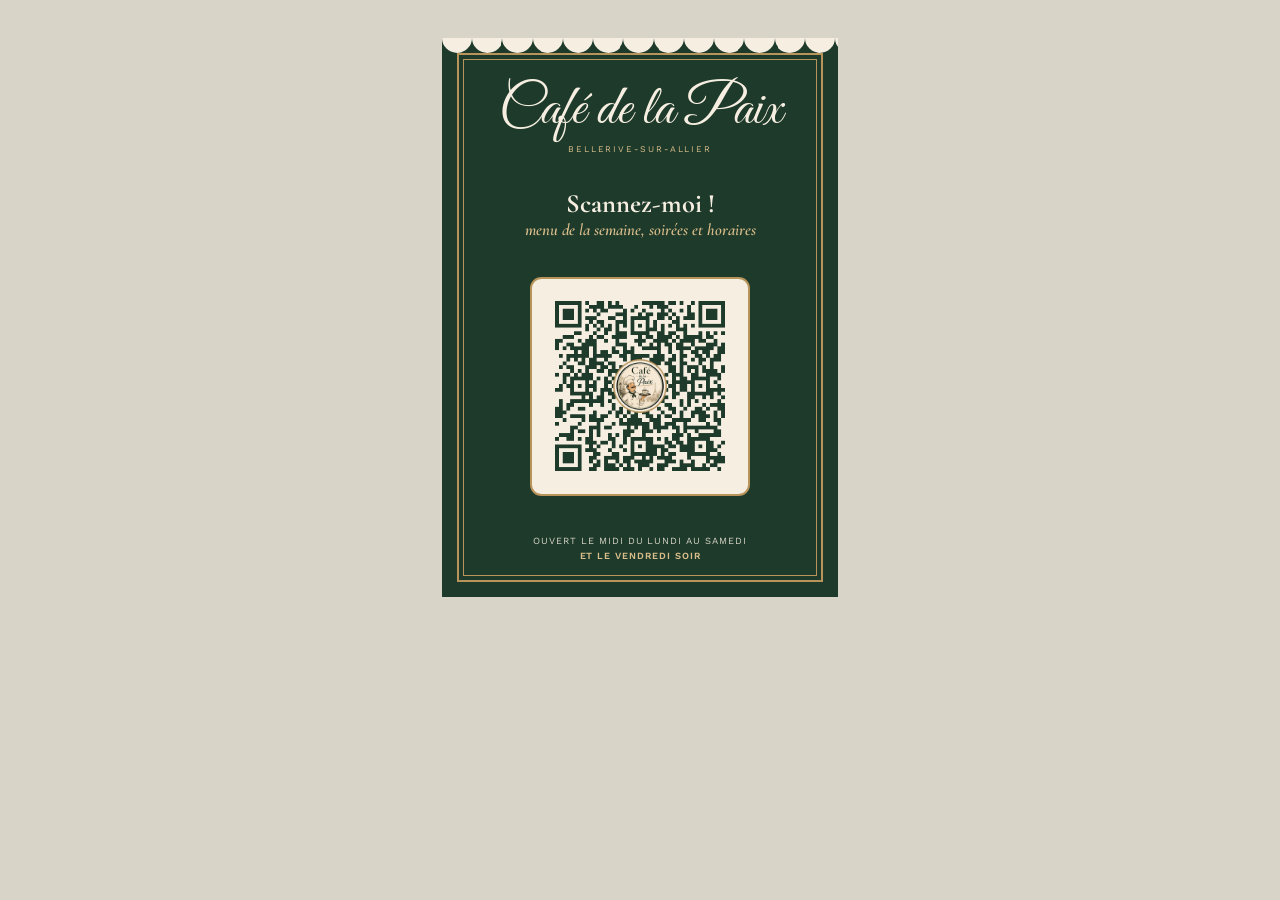
<file: communication/qr-code/affichette-qr.html>
<!doctype html>
<html lang="fr">
<head>
  <meta charset="utf-8">
  <meta name="viewport" content="width=device-width, initial-scale=1">
  <title>Affichette QR code — Café de la Paix</title>
  <link rel="preconnect" href="https://fonts.googleapis.com">
  <link rel="preconnect" href="https://fonts.gstatic.com" crossorigin>
  <link href="https://fonts.googleapis.com/css2?family=Cormorant+Garamond:ital,wght@0,600;0,700;1,600&family=Great+Vibes&family=Work+Sans:wght@500;600&display=swap" rel="stylesheet">
  <style id="taille-page">@page { size: 105mm 148mm; margin: 0; }</style>
  <style>
    /* Affichette A6 : ?planche=1 met 4 affichettes sur une feuille A4 à découper */
    :root {
      --vert: #1e3a2b; --creme: #f6efe1; --or: #b8935a; --or-clair: #d9bd8a;
      --titre: "Cormorant Garamond", Georgia, serif; --script: "Great Vibes", cursive; --corps: "Work Sans", sans-serif;
    }
    * { box-sizing: border-box; }
    body { margin: 0; background: #d9d4c8; font-family: var(--corps); -webkit-print-color-adjust: exact; print-color-adjust: exact; }
    .feuille { display: flex; flex-wrap: wrap; gap: 10mm; justify-content: center; padding: 10mm; }
    body.planche .feuille { width: 210mm; height: 297mm; gap: 0; padding: 0; background: #fff; }
    .carte {
      width: 105mm; height: 148mm; position: relative; overflow: hidden;
      background: var(--vert); color: var(--creme); text-align: center;
      display: flex; flex-direction: column; align-items: center; justify-content: space-between;
      padding: 12mm 9mm 9mm;
    }
    body.planche .carte { outline: .2mm dashed #bbb; }
    .carte::before, .carte::after { content: ""; position: absolute; pointer-events: none; }
    .carte::before { inset: 4mm; border: .6mm solid var(--or); }
    .carte::after { inset: 5.6mm; border: .2mm solid var(--or); }
    .feston { position: absolute; top: 0; left: 0; right: 0; height: 4mm;
      background: url("data:image/svg+xml,%3Csvg xmlns='http://www.w3.org/2000/svg' width='40' height='20'%3E%3Ccircle cx='20' cy='0' r='20' fill='%23f6efe1'/%3E%3C/svg%3E") 0 0 / 8mm 4mm repeat-x; }
    .marque { font-family: var(--script); font-size: 15mm; line-height: 1; margin: 0; color: var(--creme); }
    .lieu { font-size: 2.3mm; letter-spacing: .22em; text-transform: uppercase; color: var(--or-clair); margin: 1mm 0 0; }
    .appel { font-family: var(--titre); font-weight: 700; font-size: 7mm; line-height: 1.05; margin: 0; }
    .appel em { display: block; font-family: var(--titre); font-style: italic; font-weight: 600; font-size: 4.4mm; color: var(--or-clair); margin-top: 1mm; }
    .qr { width: 58mm; height: 58mm; padding: 2mm; background: var(--creme); border: .6mm solid var(--or); border-radius: 3mm; }
    .qr img { width: 100%; height: 100%; display: block; }
    .details { font-size: 2.5mm; line-height: 1.6; letter-spacing: .1em; text-transform: uppercase; color: rgba(246,239,225,.85); margin: 0; }
    .details b { color: var(--or-clair); font-weight: 600; }
    @media print { body { background: none; } .feuille { padding: 0; gap: 0; } }
  </style>
</head>
<body>
  <div class="feuille" id="feuille">
    <div class="carte">
      <div class="feston"></div>
      <div>
        <p class="marque">Café de la Paix</p>
        <p class="lieu">Bellerive-sur-Allier</p>
      </div>
      <p class="appel">Scannez-moi !<em>menu de la semaine, soirées et horaires</em></p>
      <div class="qr"><img src="qr-code-site-cafe-de-la-paix.png" alt="QR code vers le site du Café de la Paix"></div>
      <p class="details">Ouvert le midi du lundi au samedi<br><b>et le vendredi soir</b></p>
    </div>
  </div>
  <script>
    if (new URLSearchParams(location.search).get("planche")) {
      document.body.classList.add("planche");
      document.getElementById("taille-page").textContent = "@page { size: A4; margin: 0; }";
      const feuille = document.getElementById("feuille");
      const carte = feuille.querySelector(".carte");
      for (let i = 0; i < 3; i++) feuille.appendChild(carte.cloneNode(true));
    }
  </script>
</body>
</html>
</file>
<file: site/style.css>
/* ===== Café de la Paix — styles ===== */
:root {
  --papier: #f5efe3;
  --papier-fonce: #ebe2d0;
  --encre: #1d2633;
  --texte: #3a3f47;
  --bleu: #2f4a6d;      /* façade */
  --bleu-nuit: #1b2c44;
  --brique: #b2392c;    /* enseigne */
  --or: #a8792b;        /* menu imprimé */
  --ardoise: #262a2d;
  --craie: #f1eee6;
  --rayon: 6px;
  --titre: "Playfair Display", Georgia, serif;
  --corps: "Work Sans", system-ui, sans-serif;
  --craie-font: "Caveat", "Comic Sans MS", cursive;
}

*, *::before, *::after { box-sizing: border-box; }
html { scroll-behavior: smooth; scroll-padding-top: 76px; }
body {
  margin: 0;
  background: var(--papier);
  color: var(--texte);
  font: 400 1.05rem/1.65 var(--corps);
  -webkit-font-smoothing: antialiased;
}
img { display: block; max-width: 100%; }
a { color: var(--brique); }
h1, h2, h3 { font-family: var(--titre); color: var(--encre); line-height: 1.1; margin: 0 0 .5em; }
h2 { font-size: clamp(2rem, 4.5vw, 3rem); font-weight: 900; }
h3 { font-size: 1.25rem; }
p { margin: 0 0 1em; }

.conteneur { width: min(1120px, 100% - 32px); margin-inline: auto; }

.surtitre {
  font-size: .78rem; font-weight: 600; letter-spacing: .16em; text-transform: uppercase;
  color: var(--brique); margin-bottom: .8em;
}
.surtitre--or { color: var(--or); }
.surtitre--clair { color: #f2c46d; }

/* Boutons */
.btn {
  display: inline-block; padding: .85em 1.5em; border-radius: var(--rayon);
  background: var(--brique); color: #fff; text-decoration: none; font-weight: 600;
  border: 2px solid var(--brique); transition: transform .15s, background .15s;
}
.btn:hover { transform: translateY(-2px); background: #9a2f24; border-color: #9a2f24; }
.btn--clair { background: transparent; border-color: currentColor; color: #fff; }
.btn--clair:hover { background: #fff; color: var(--encre); border-color: #fff; }
.btn--petit { padding: .5em 1.1em; font-size: .92rem; }
[hidden] { display: none !important; }

/* Bandeau statut */
.bandeau-statut {
  background: var(--encre); color: var(--craie); text-align: center;
  font-size: .88rem; padding: .45em 16px; letter-spacing: .02em;
}
.bandeau-statut .pastille {
  display: inline-block; width: .6em; height: .6em; border-radius: 50%;
  margin-right: .5em; vertical-align: .05em; background: #8a8f96;
}
.bandeau-statut .pastille--ouvert { background: #5fcf7a; box-shadow: 0 0 0 3px rgba(95,207,122,.25); }

/* En-tête */
.entete {
  position: sticky; top: 0; z-index: 20;
  background: rgba(245, 239, 227, .96); backdrop-filter: blur(6px);
  border-bottom: 1px solid var(--papier-fonce);
}
.entete__inner { display: flex; align-items: center; justify-content: space-between; height: 68px; }
.logo { text-decoration: none; display: flex; flex-direction: column; line-height: 1; }
.logo__nom { font-family: var(--titre); font-weight: 900; font-size: 1.5rem; color: var(--bleu-nuit); }
.logo__lieu { font-size: .68rem; letter-spacing: .22em; text-transform: uppercase; color: var(--or); margin-top: 4px; }
.nav { display: flex; align-items: center; gap: 1.6rem; }
.nav a:not(.btn) { color: var(--encre); text-decoration: none; font-weight: 500; font-size: .95rem; }
.nav a:not(.btn):hover { color: var(--brique); }
.burger { display: none; }

/* Hero */
.hero { position: relative; min-height: min(82vh, 680px); display: flex; align-items: flex-end; overflow: hidden; }
.hero__img { position: absolute; inset: 0; width: 100%; height: 100%; object-fit: cover; }
.hero__voile { position: absolute; inset: 0; background: linear-gradient(180deg, rgba(20,28,40,.15) 0%, rgba(20,28,40,.55) 45%, rgba(20,28,40,.88) 100%); }
.hero__contenu { position: relative; padding: 0 0 clamp(48px, 9vh, 96px); color: #fff; }
.hero .surtitre { color: #f2c46d; }
.hero h1 {
  color: #fff; font-size: clamp(3rem, 10vw, 6.5rem); font-weight: 900; letter-spacing: -.01em;
  margin-bottom: .25em; text-shadow: 0 2px 30px rgba(0,0,0,.3);
}
.hero__texte { font-size: clamp(1.05rem, 2vw, 1.25rem); max-width: 36em; opacity: .95; }
.hero__actions { display: flex; flex-wrap: wrap; gap: 12px; margin-top: 1.6em; }

.tampon {
  position: absolute; right: clamp(16px, 6vw, 90px); top: clamp(24px, 8vh, 70px);
  width: 150px; height: 150px; border-radius: 50%;
  background: var(--brique); color: #fff; display: flex; flex-direction: column;
  align-items: center; justify-content: center; text-align: center;
  transform: rotate(-10deg); box-shadow: 0 10px 30px rgba(0,0,0,.3);
  outline: 2px dashed rgba(255,255,255,.6); outline-offset: -10px;
}
.tampon__haut, .tampon__bas { font-size: .7rem; letter-spacing: .14em; text-transform: uppercase; font-weight: 600; }
.tampon__prix { font-family: var(--titre); font-weight: 900; font-size: 2.6rem; line-height: 1.05; }

/* Lambrequin du store (comme la toile de la terrasse) */
.store {
  height: 22px;
  background:
    radial-gradient(circle at 18px 0, var(--bleu) 17px, transparent 18px) 0 0 / 36px 22px repeat-x;
  margin-top: -1px;
}

/* La maison */
.maison { display: grid; grid-template-columns: 1.2fr 1fr; gap: clamp(32px, 6vw, 80px); align-items: center; padding: clamp(56px, 9vw, 110px) 0; }
.atouts { list-style: none; padding: 0; margin: 2em 0 0; display: grid; gap: 1.1em; }
.atouts li { padding-left: 1.6em; position: relative; }
.atouts li::before { content: ""; position: absolute; left: 0; top: .5em; width: .7em; height: .7em; background: var(--brique); transform: rotate(45deg); }
.atouts strong { display: block; color: var(--encre); font-size: 1.05rem; }
.atouts span { font-size: .97rem; }
.maison__photo { margin: 0; position: relative; }
.maison__photo img { border-radius: var(--rayon); aspect-ratio: 4 / 5; object-fit: cover; width: 100%; box-shadow: 18px 18px 0 var(--papier-fonce); }
.maison__photo figcaption { font-family: var(--craie-font); font-size: 1.35rem; color: var(--bleu); margin-top: .9em; text-align: center; }

/* Menu de la semaine */
.menu { background: var(--papier-fonce); padding: clamp(56px, 9vw, 110px) 0; }
.menu__tete { text-align: center; margin-bottom: 2.2em; }
.menu__tete h2 { margin-bottom: .2em; }
.menu__periode { font-size: .9rem; letter-spacing: .14em; text-transform: uppercase; color: var(--texte); }

.formule {
  display: flex; flex-wrap: wrap; align-items: center; justify-content: center; gap: 12px 28px;
  border: 2px solid var(--or); border-radius: var(--rayon); padding: 18px 24px;
  max-width: 820px; margin: 0 auto 2.4em; background: var(--papier);
}
.formule__prix { display: flex; align-items: baseline; gap: .5em; }
.formule__prix span { font-family: var(--titre); font-weight: 700; font-size: 1.35rem; color: var(--encre); }
.formule__prix strong { font-family: var(--titre); font-weight: 900; font-size: 2rem; color: var(--or); }
.formule__contenu { list-style: none; display: flex; flex-wrap: wrap; justify-content: center; gap: 4px 0; padding: 0; margin: 0; }
.formule__contenu li { white-space: nowrap; }
.formule__contenu li + li::before { content: "•"; color: var(--or); margin: 0 .6em; }

.ardoise {
  background:
    radial-gradient(ellipse at 30% 20%, rgba(255,255,255,.06), transparent 60%),
    radial-gradient(ellipse at 80% 90%, rgba(255,255,255,.04), transparent 50%),
    var(--ardoise);
  border: 14px solid #8a5a33;
  border-image: linear-gradient(135deg, #9b6a3f, #6e4524 50%, #9b6a3f) 1;
  box-shadow: 0 20px 40px rgba(0,0,0,.25), inset 0 0 60px rgba(0,0,0,.45);
  padding: clamp(20px, 4vw, 44px);
  color: var(--craie);
}
.ardoise__grille { display: grid; grid-template-columns: repeat(3, 1fr); gap: 0; }
.jour { padding: 20px clamp(12px, 2vw, 24px); border-bottom: 1px dashed rgba(241,238,230,.22); position: relative; }
.jour:nth-child(3n+1), .jour:nth-child(3n+2) { border-right: 1px dashed rgba(241,238,230,.22); }
.jour:nth-last-child(-n+3) { border-bottom: 0; }
.jour__nom { font-family: var(--craie-font); font-weight: 700; font-size: 2rem; line-height: 1; color: #f2c46d; margin: 0 0 .1em; }
.jour__date { font-size: .72rem; letter-spacing: .14em; text-transform: uppercase; opacity: .6; margin-bottom: .9em; }
.jour__ligne { font-family: var(--craie-font); font-size: 1.45rem; line-height: 1.2; margin: 0 0 .5em; }
.jour__ligne small { display: block; font-family: var(--corps); font-size: .66rem; letter-spacing: .16em; text-transform: uppercase; opacity: .55; margin-bottom: .15em; }
.jour--aujourdhui { background: rgba(242,196,109,.08); }
.jour--aujourdhui::after {
  content: "Aujourd'hui"; position: absolute; top: 16px; right: 14px;
  font-size: .66rem; font-weight: 600; letter-spacing: .12em; text-transform: uppercase;
  background: var(--brique); color: #fff; padding: 3px 8px; border-radius: 3px;
}
.menu__note { text-align: center; margin-top: 1.8em; font-size: .95rem; }

/* Vendredi soir */
.vendredi { background: var(--bleu-nuit); color: #dfe5ee; padding: clamp(56px, 9vw, 110px) 0; position: relative; overflow: hidden; }
.vendredi::before {
  content: ""; position: absolute; inset: 0; opacity: .5; pointer-events: none;
  background: radial-gradient(circle at 85% 15%, rgba(242,196,109,.18), transparent 40%);
}
.vendredi__inner { position: relative; display: grid; grid-template-columns: 1.2fr 1fr; gap: clamp(32px, 6vw, 80px); align-items: center; }
.vendredi h2 { color: #fff; }
.vendredi .btn { margin-top: .6em; }
.affiche {
  background: var(--papier); color: var(--texte); border-radius: var(--rayon);
  padding: 36px 32px; text-align: center; transform: rotate(2deg);
  box-shadow: 0 24px 50px rgba(0,0,0,.35);
  border-top: 10px solid var(--brique);
}
.affiche__sur { font-size: .75rem; font-weight: 600; letter-spacing: .18em; text-transform: uppercase; color: var(--brique); }
.affiche__titre { font-size: clamp(1.6rem, 3vw, 2.1rem); font-weight: 900; }
.affiche__date { font-family: var(--craie-font); font-size: 1.6rem; color: var(--bleu); margin-bottom: .6em; }
.affiche__desc { font-size: .97rem; margin: 0; }

/* Terrasse */
.terrasse { padding: clamp(56px, 9vw, 110px) 0; }
.terrasse__tete { max-width: 680px; margin-bottom: 2.2em; }
.galerie { display: grid; grid-template-columns: 2fr 1fr; grid-template-rows: 1fr 1fr; gap: 14px; height: clamp(360px, 48vw, 560px); }
.galerie figure { margin: 0; overflow: hidden; border-radius: var(--rayon); }
.galerie img { width: 100%; height: 100%; object-fit: cover; transition: transform .5s; }
.galerie figure:hover img { transform: scale(1.04); }
.galerie__grand { grid-row: span 2; }

/* Infos pratiques */
.infos { background: var(--papier-fonce); padding: clamp(56px, 9vw, 110px) 0; }
.infos__inner { display: grid; grid-template-columns: 1fr 1.1fr; gap: clamp(32px, 5vw, 64px); align-items: start; }
.plaque {
  background: var(--bleu); color: #fff; border-radius: 14px; padding: 22px 26px;
  border: 3px solid #fff; outline: 3px solid var(--bleu); margin: 1.4em 3px 2em;
  box-shadow: 0 10px 24px rgba(0,0,0,.15);
}
.plaque__titre { font-family: var(--titre); font-weight: 900; font-size: 1.3rem; margin-bottom: .5em; text-align: center; letter-spacing: .04em; }
.horaires { width: 100%; border-collapse: collapse; font-size: .97rem; }
.horaires td { padding: .45em 0; border-top: 1px solid rgba(255,255,255,.2); }
.horaires td:last-child { text-align: right; font-weight: 600; }
.horaires tr.ferme td:last-child { opacity: .6; font-weight: 400; }
.horaires tr.aujourdhui td { color: #f2c46d; }
.contact { margin-bottom: 1.6em; }
.contact h3 { margin-bottom: .3em; }
.lien-tel { font-family: var(--titre); font-weight: 700; font-size: 1.5rem; text-decoration: none; }
.carte { border-radius: var(--rayon); overflow: hidden; box-shadow: 0 10px 30px rgba(0,0,0,.12); height: 100%; min-height: 420px; }
.carte iframe { width: 100%; height: 100%; min-height: 420px; border: 0; display: block; }

/* Pied */
.pied { background: var(--encre); color: #b9c0ca; padding: 44px 0 36px; text-align: center; font-size: .92rem; }
.pied__nom { font-family: var(--titre); font-weight: 900; font-size: 1.6rem; color: #fff; margin-bottom: .2em; }
.pied__petit { font-size: .78rem; opacity: .7; margin: 1.4em 0 0; }

/* ===== Mobile ===== */
@media (max-width: 900px) {
  .ardoise__grille { grid-template-columns: repeat(2, 1fr); }
  .jour, .jour:nth-child(n) { border-right: 0; border-bottom: 1px dashed rgba(241,238,230,.22); }
  .jour:nth-child(odd) { border-right: 1px dashed rgba(241,238,230,.22); }
  .jour:nth-last-child(-n+2) { border-bottom: 0; }
}
@media (max-width: 820px) {
  .burger {
    display: flex; flex-direction: column; justify-content: center; gap: 5px;
    width: 44px; height: 44px; background: none; border: 0; cursor: pointer; padding: 10px;
  }
  .burger span { display: block; height: 2px; background: var(--encre); border-radius: 2px; transition: transform .2s, opacity .2s; }
  .burger[aria-expanded="true"] span:nth-child(1) { transform: translateY(7px) rotate(45deg); }
  .burger[aria-expanded="true"] span:nth-child(2) { opacity: 0; }
  .burger[aria-expanded="true"] span:nth-child(3) { transform: translateY(-7px) rotate(-45deg); }
  .nav {
    position: absolute; top: 68px; left: 0; right: 0; flex-direction: column; align-items: stretch; gap: 0;
    background: var(--papier); border-bottom: 1px solid var(--papier-fonce); padding: 8px 16px 18px;
    display: none;
  }
  .nav.ouvert { display: flex; }
  .nav a:not(.btn) { padding: .8em 0; border-bottom: 1px solid var(--papier-fonce); }
  .nav .btn { margin-top: 12px; text-align: center; }

  .maison, .vendredi__inner, .infos__inner { grid-template-columns: 1fr; }
  .maison__photo { max-width: 420px; }
  .affiche { transform: none; }
  .galerie { grid-template-columns: 1fr 1fr; grid-template-rows: auto auto; height: auto; }
  .galerie__grand { grid-row: auto; grid-column: span 2; }
  .galerie img { aspect-ratio: 4 / 3; }
  .tampon { width: 112px; height: 112px; top: 20px; right: 16px; }
  .tampon__prix { font-size: 1.9rem; }
  .tampon__haut, .tampon__bas { font-size: .58rem; }
}
@media (max-width: 560px) {
  .ardoise { border-width: 10px; }
  .ardoise__grille { grid-template-columns: 1fr; }
  .jour:nth-child(n) { border-right: 0; border-bottom: 1px dashed rgba(241,238,230,.22); }
  .jour:last-child { border-bottom: 0; }
  .hero { min-height: 560px; }
  .hero__actions .btn { flex: 1 1 100%; text-align: center; }
  .formule__contenu { font-size: .95rem; }
  .carte, .carte iframe { min-height: 320px; }
}
</file>
